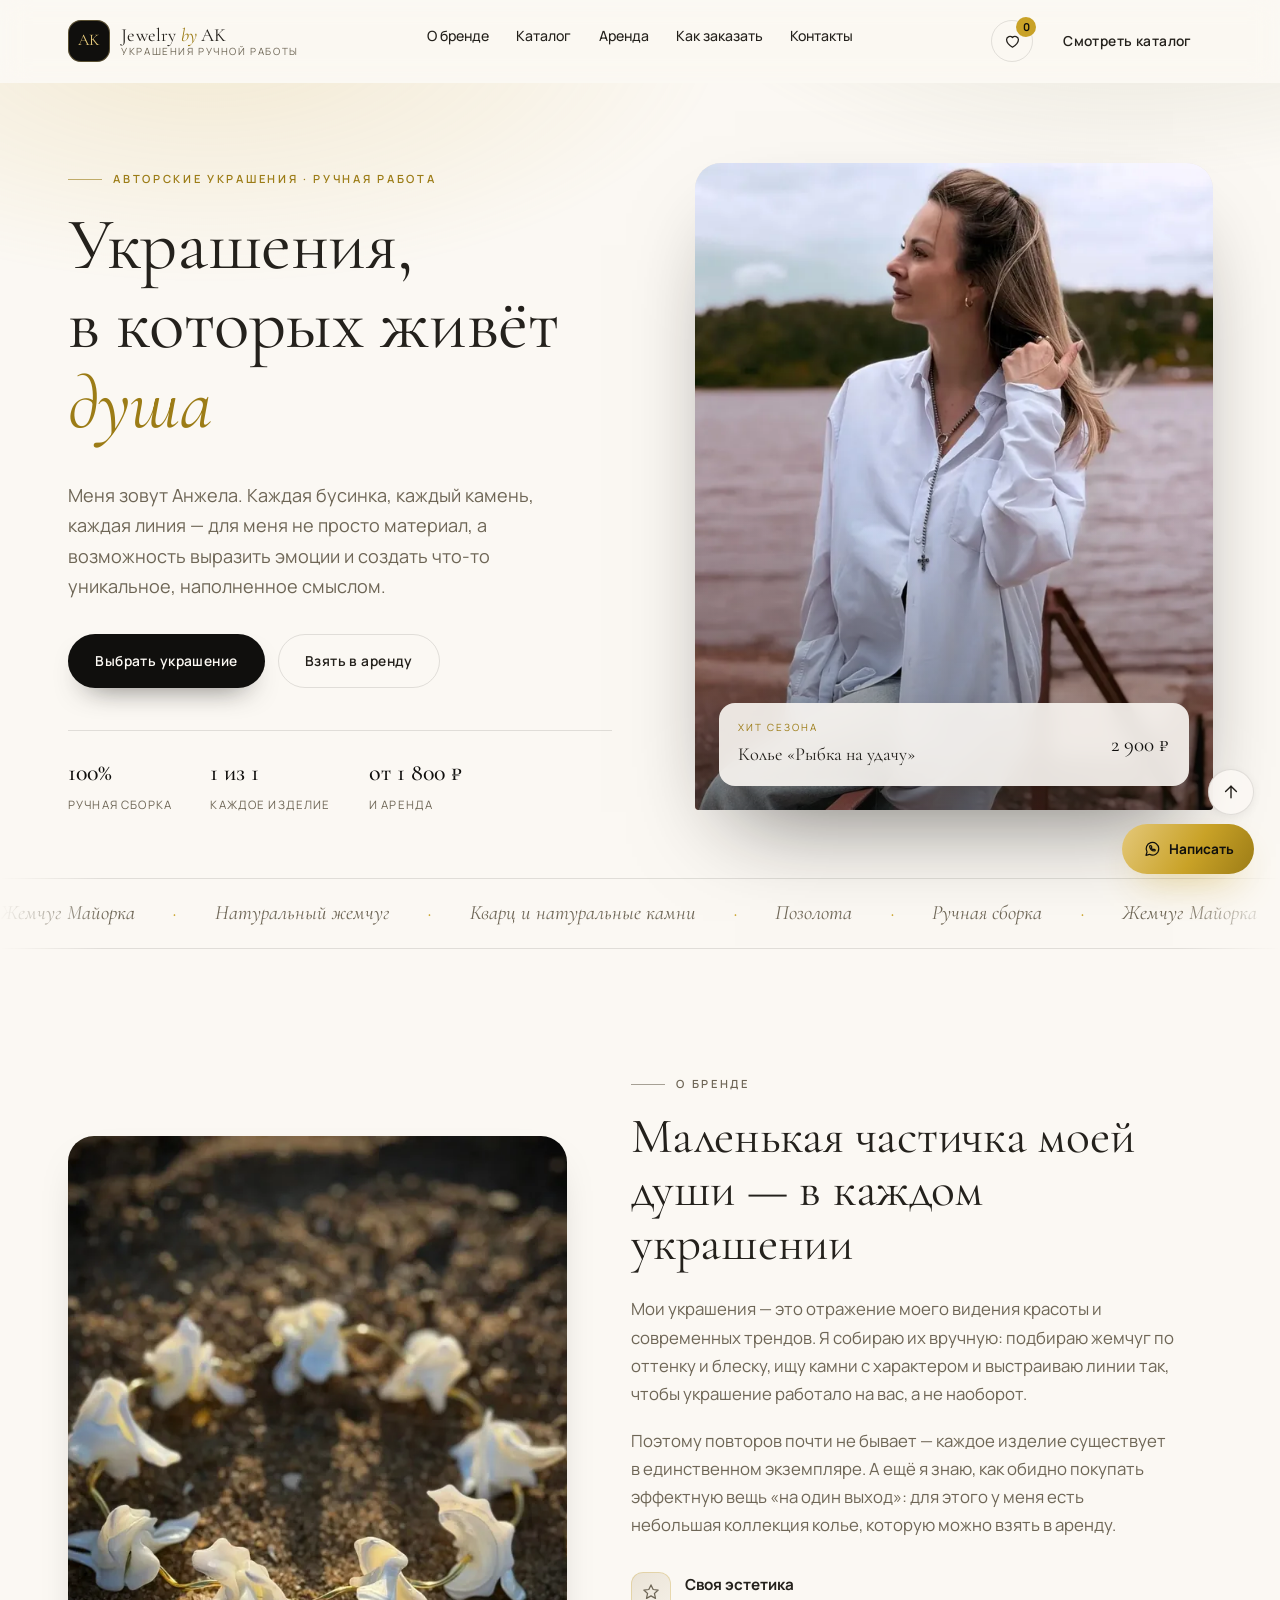
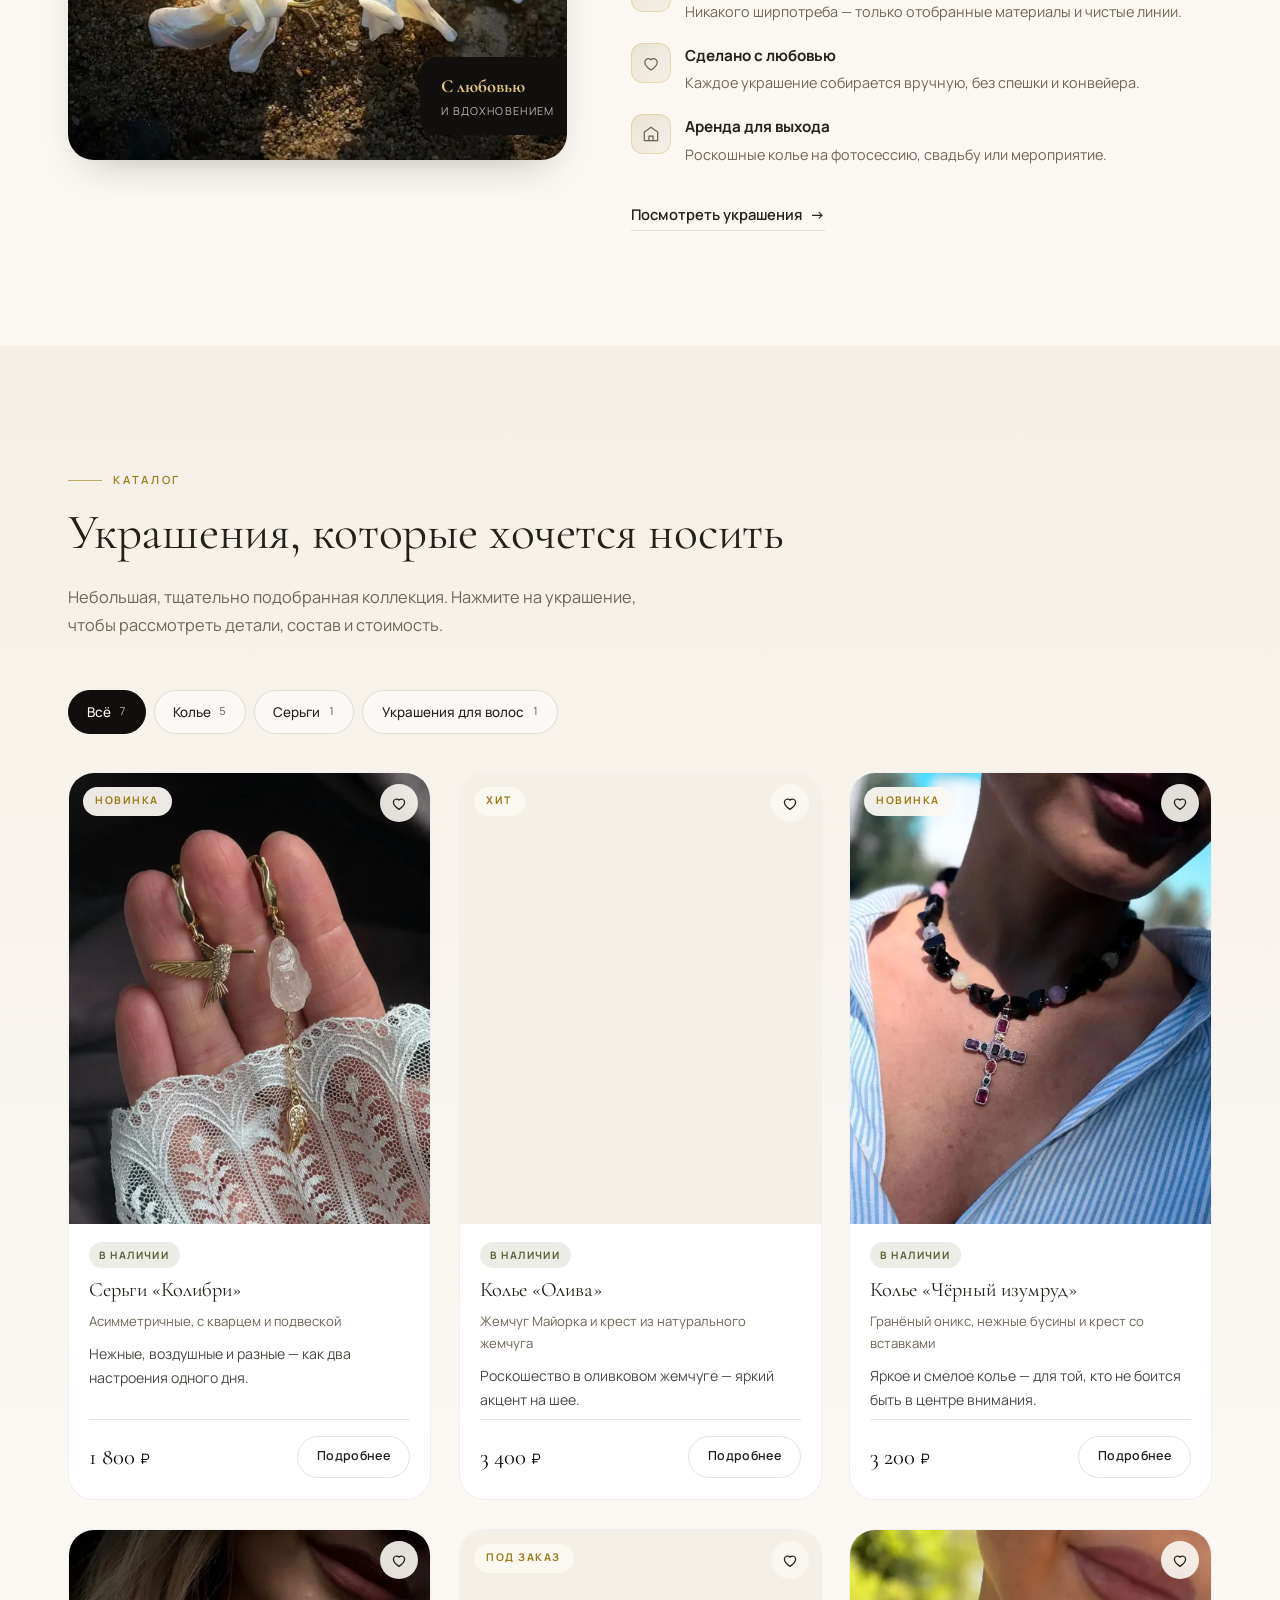
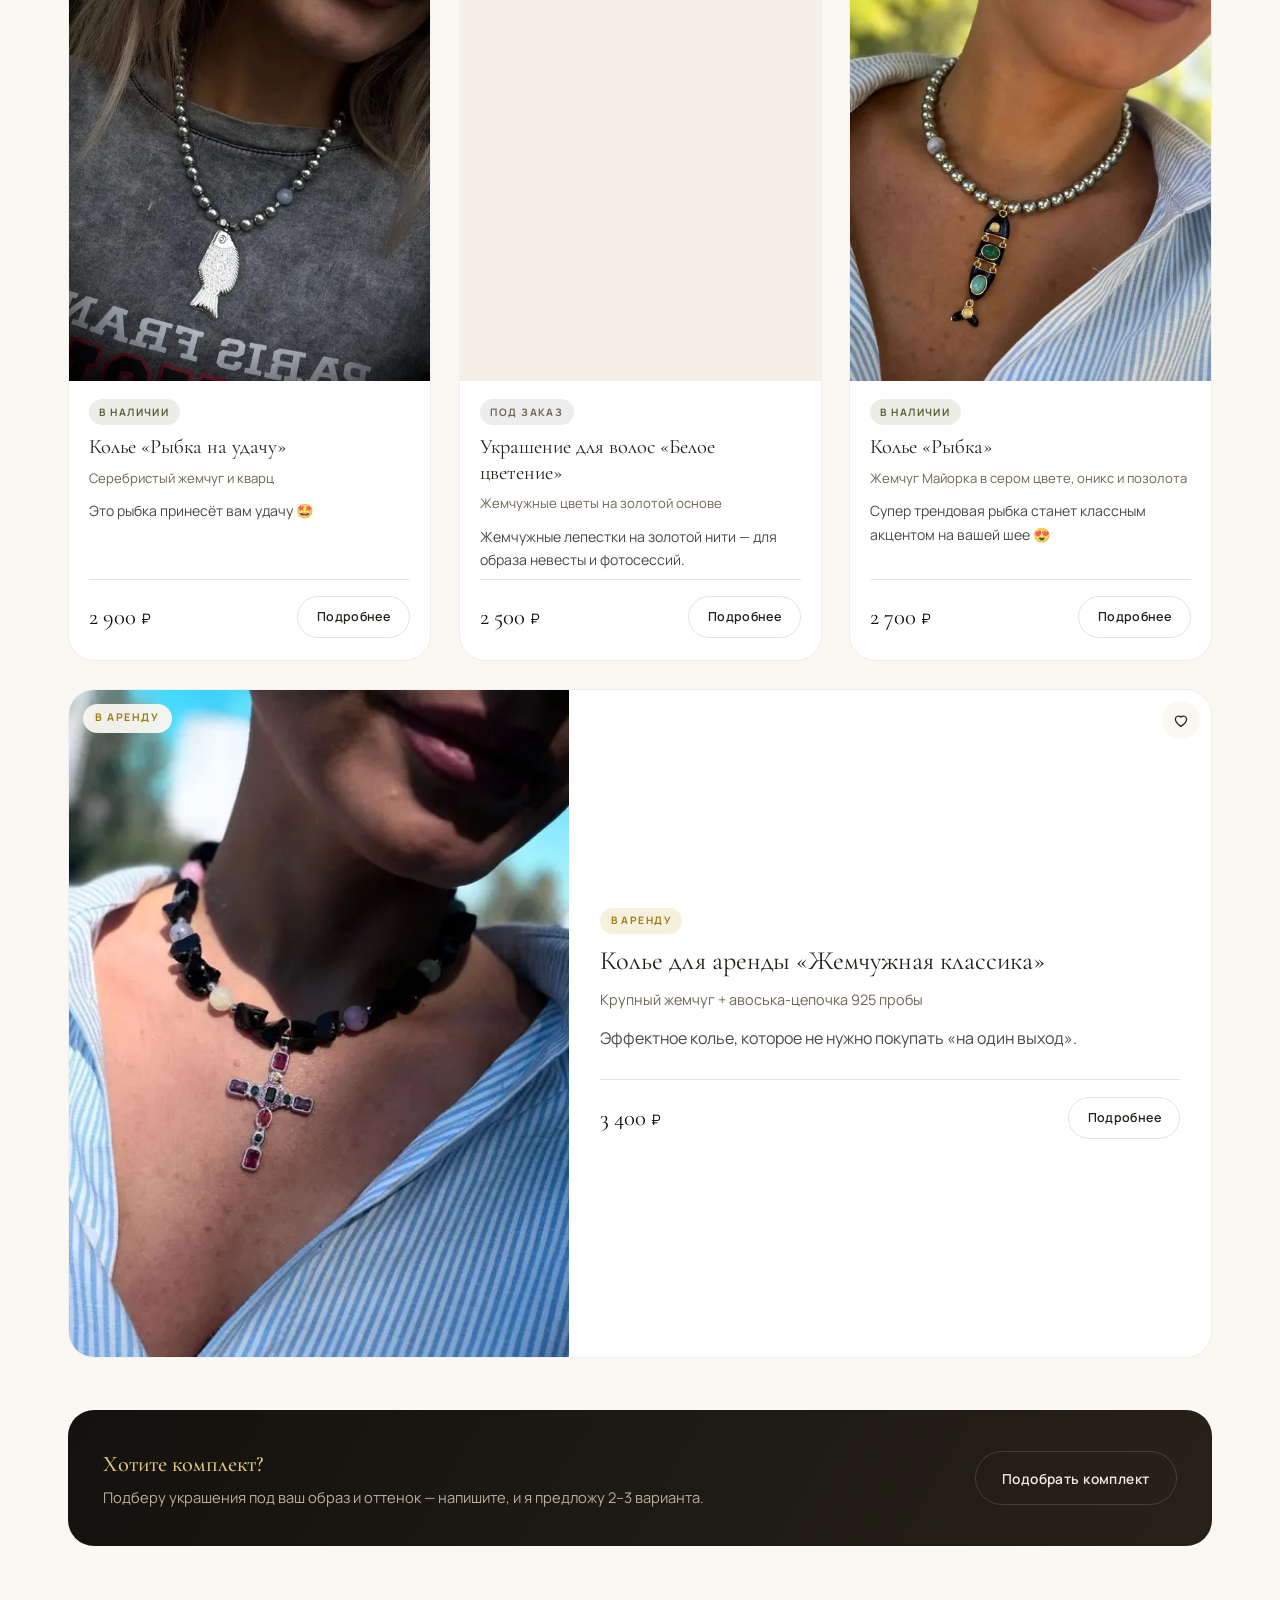
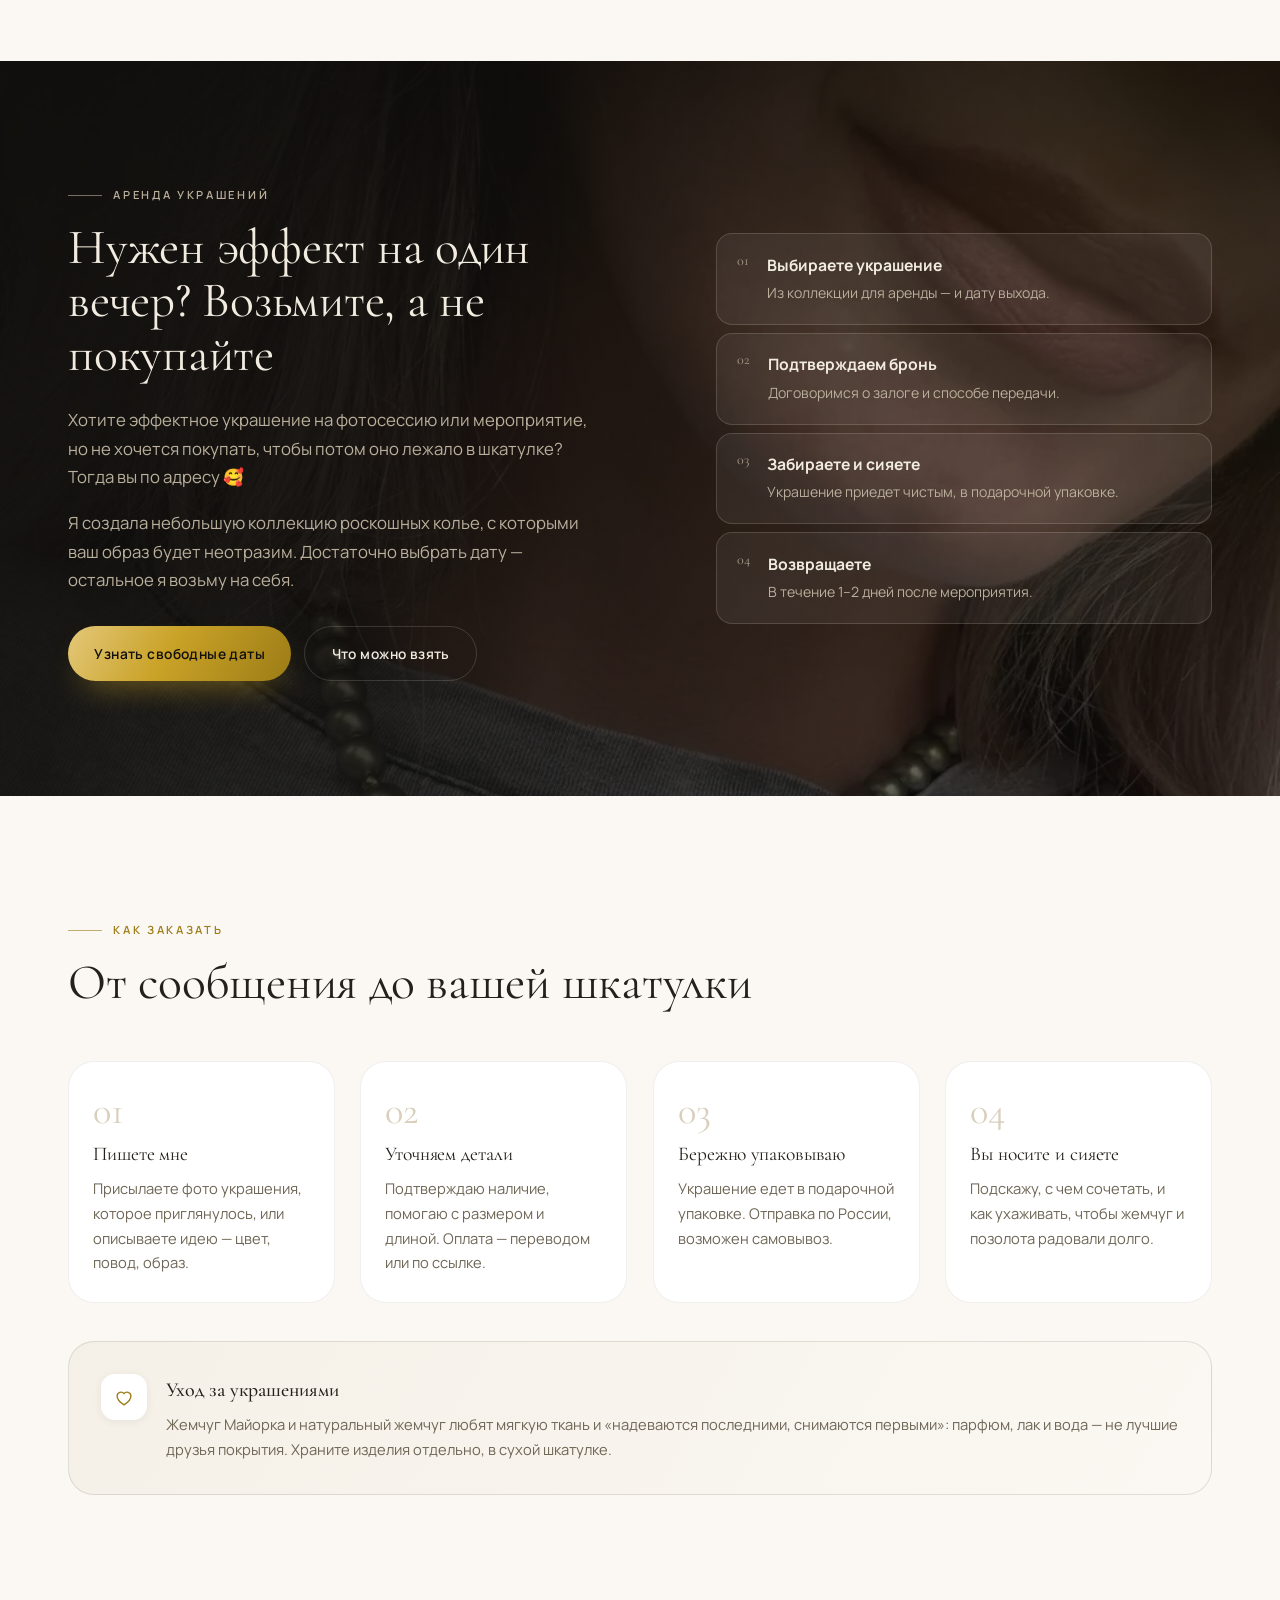
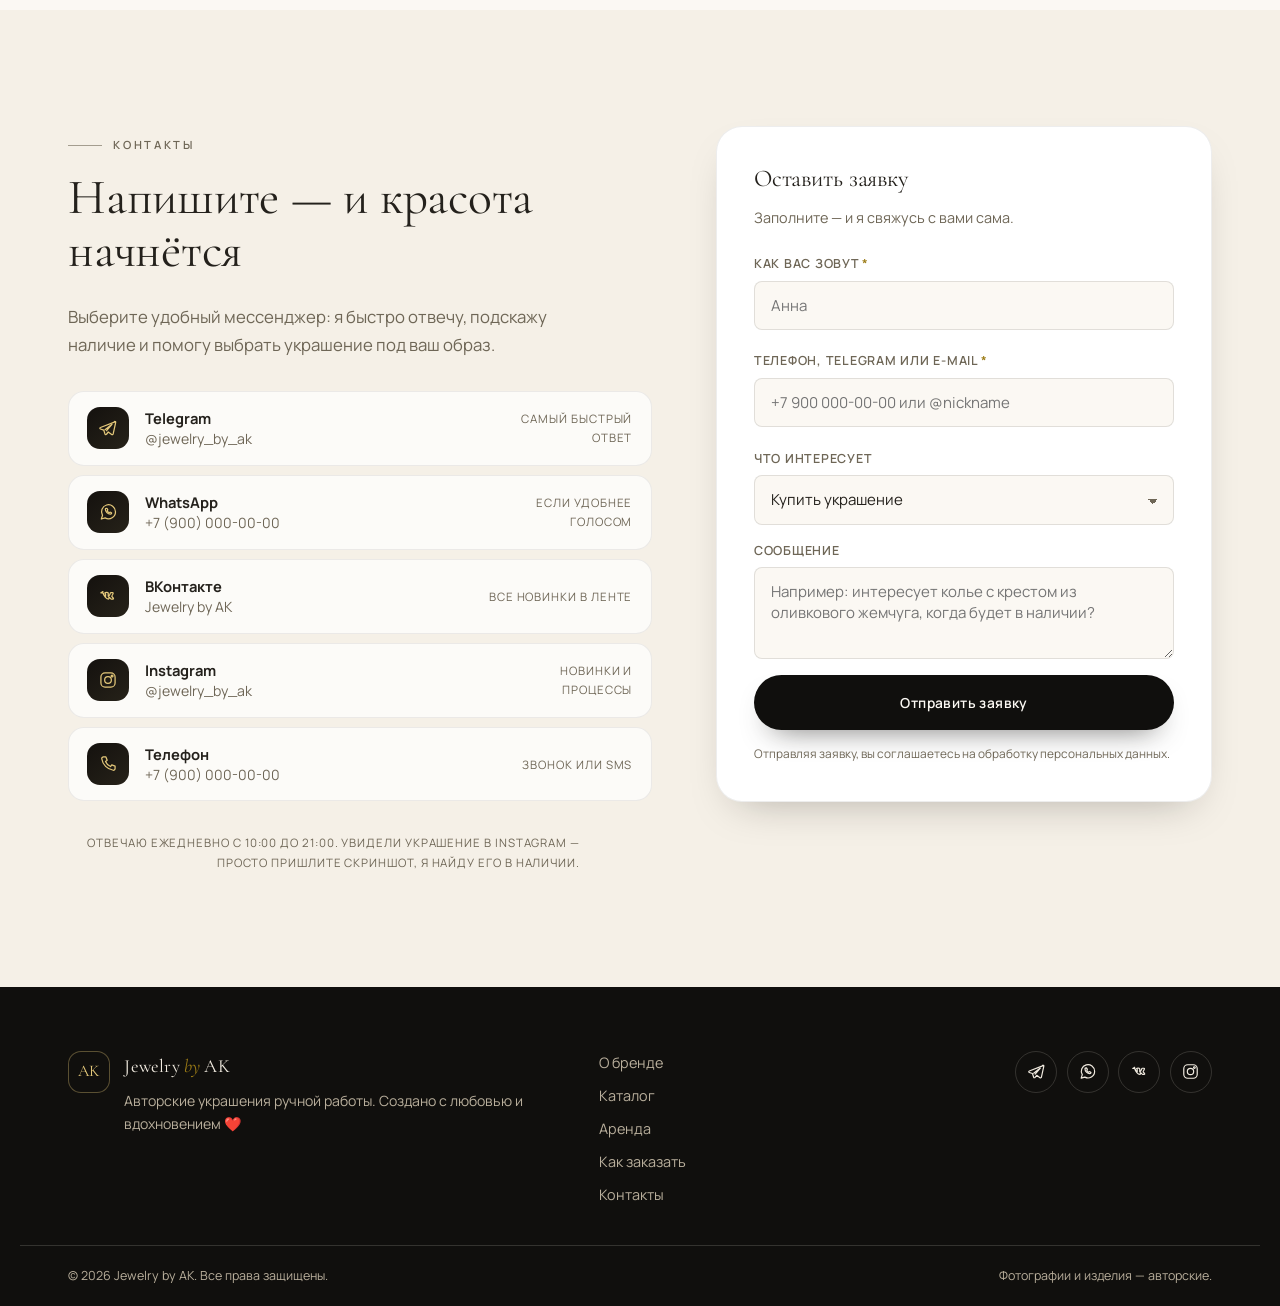
<file: index.html>
<!DOCTYPE html>
<html lang="ru">
<head>
<meta charset="utf-8">
<meta name="viewport" content="width=device-width, initial-scale=1">
<title>Jewelry by AK — авторские украшения ручной работы | Анжела</title>
<meta name="description" content="Авторские украшения ручной работы: колье, серьги и подвески из жемчуга Майорка и натуральных камней. Покупка и аренда эффектных украшений для фотосессий и мероприятий.">
<meta name="author" content="Анжела, Jewelry by AK">
<meta name="theme-color" content="#14110E">
<meta name="format-detection" content="telephone=no">

<!-- Open Graph / соцсети -->
<meta property="og:type" content="website">
<meta property="og:locale" content="ru_RU">
<meta property="og:site_name" content="Jewelry by AK">
<meta property="og:title" content="Jewelry by AK — украшения, в которых живёт душа">
<meta property="og:description" content="Каждая бусинка, каждый камень, каждая линия — способ выразить эмоции. Авторские украшения ручной работы и аренда эффектных колье.">
<meta property="og:image" content="assets/img/portrait-lg.jpg">
<meta name="twitter:card" content="summary_large_image">

<link rel="icon" href="assets/logo-ak.svg" type="image/svg+xml">
<link rel="apple-touch-icon" href="assets/logo-ak.svg">

<link rel="preconnect" href="https://fonts.googleapis.com">
<link rel="preconnect" href="https://fonts.gstatic.com" crossorigin>
<link rel="stylesheet" href="https://fonts.googleapis.com/css2?family=Cormorant+Garamond:ital,wght@0,300;0,400;0,500;0,600;1,300;1,400&family=Manrope:wght@300;400;500;600&display=swap">
<link rel="stylesheet" href="css/styles.css">

<script type="application/ld+json">
{
  "@context": "https://schema.org",
  "@type": "Store",
  "name": "Jewelry by AK",
  "description": "Авторские украшения ручной работы: колье, серьги, подвески из жемчуга Майорка и натуральных камней. Покупка и аренда.",
  "image": "assets/img/portrait-lg.jpg",
  "priceRange": "1800–3400 ₽",
  "currenciesAccepted": "RUB",
  "founder": { "@type": "Person", "name": "Анжела" }
}
</script>
</head>

<body data-hero-placeholder="">
<a class="skip-link" href="#catalog">Перейти к каталогу</a>

<!-- ══════════════ HEADER ══════════════ -->
<header class="site-header" id="siteHeader">
  <div class="shell header-inner">
    <a class="brand" href="#top" aria-label="Jewelry by AK — на главную">
      <span class="brand-mark" aria-hidden="true">AK</span>
      <span class="brand-text">
        <span class="brand-name">Jewelry <em>by</em> AK</span>
        <span class="brand-tag">украшения ручной работы</span>
      </span>
    </a>

    <div class="header-actions">
      <button class="icon-btn saved-btn" id="savedBtn" type="button" aria-label="Избранное">
        <svg viewBox="0 0 24 24" aria-hidden="true"><path d="M12 20.5s-7.5-4.6-7.5-9.7A4.3 4.3 0 0 1 12 8.2a4.3 4.3 0 0 1 7.5 2.6c0 5.1-7.5 9.7-7.5 9.7Z"/></svg>
        <span class="saved-count" id="savedCount" hidden>0</span>
      </button>
      <a class="btn btn-ghost header-cta" href="#catalog">Смотреть каталог</a>
      <button class="burger" id="burger" type="button" aria-label="Открыть меню" aria-expanded="false" aria-controls="primaryNav">
        <span></span><span></span><span></span>
      </button>
    </div>
  </div>
</header>

<!-- Меню лежит рядом с шапкой и позиционируется от окна (position: fixed).
     Внутри шапки его нельзя держать: backdrop-filter шапки создаёт и контекст
     наложения, и containing block — из-за этого и absolute, и fixed потомки
     привязывались к самой шапке, обрезались ею и уезжали при прокрутке. -->
<div class="nav-backdrop" id="navBackdrop" hidden></div>
<nav class="nav" id="primaryNav" aria-label="Основная навигация">
  <button class="nav-close" id="navClose" type="button" aria-label="Закрыть меню">
    <svg viewBox="0 0 24 24" aria-hidden="true"><path d="M6 6l12 12M18 6 6 18"/></svg>
  </button>
  <a href="#about">О бренде</a>
  <a href="#catalog">Каталог</a>
  <a href="#rental">Аренда</a>
  <a href="#process">Как заказать</a>
  <a href="#contact">Контакты</a>
  <a class="nav-cta" href="#catalog">Смотреть каталог</a>
</nav>

<main id="top">

  <!-- ══════════════ HERO ══════════════ -->
  <section class="hero" aria-labelledby="heroTitle">
    <div class="hero-glow" aria-hidden="true"></div>
    <div class="shell hero-inner">
      <div class="hero-copy reveal">
        <p class="eyebrow"><span class="eyebrow-line"></span>Авторские украшения · ручная работа</p>
        <h1 id="heroTitle">
          Украшения,<br>
          в которых живёт <em>душа</em>
        </h1>
        <p class="hero-lead">
          Меня зовут Анжела. Каждая бусинка, каждый камень, каждая линия — для меня не просто
          материал, а возможность выразить эмоции и создать что-то уникальное, наполненное смыслом.
        </p>
        <div class="hero-cta">
          <a class="btn btn-solid" href="#catalog">Выбрать украшение</a>
          <a class="btn btn-outline" href="#rental">Взять в аренду</a>
        </div>
        <ul class="hero-facts" aria-label="Ключевые особенности">
          <li><b>100%</b><span>ручная сборка</span></li>
          <li><b>1 из 1</b><span>каждое изделие</span></li>
          <li><b>от 1 800 ₽</b><span>и аренда</span></li>
        </ul>
      </div>

      <figure class="hero-media reveal" data-delay="1">
        <picture>
          <source type="image/webp" srcset="assets/img/portrait-sm.webp 640w, assets/img/portrait-lg.webp 1120w" sizes="(max-width: 900px) 92vw, 46vw">
          <img src="assets/img/portrait-sm.jpg" alt="Анжела, основатель Jewelry by AK, в белой рубашке с авторским колье ручной работы" width="640" height="800" fetchpriority="high" decoding="async">
        </picture>
        <figcaption class="hero-card">
          <span class="hero-card-label">Хит сезона</span>
          <span class="hero-card-title">Колье «Рыбка на удачу»</span>
          <span class="hero-card-price">2 900 ₽</span>
        </figcaption>
      </figure>
    </div>

    <div class="marquee" aria-hidden="true">
      <div class="marquee-track">
        <span>Жемчуг Майорка</span><span aria-hidden="true">◆</span>
        <span>Натуральный жемчуг</span><span aria-hidden="true">◆</span>
        <span>Кварц и натуральные камни</span><span aria-hidden="true">◆</span>
        <span>Позолота</span><span aria-hidden="true">◆</span>
        <span>Ручная сборка</span><span aria-hidden="true">◆</span>
        <span>Жемчуг Майорка</span><span aria-hidden="true">◆</span>
        <span>Натуральный жемчуг</span><span aria-hidden="true">◆</span>
        <span>Кварц и натуральные камни</span><span aria-hidden="true">◆</span>
        <span>Позолота</span><span aria-hidden="true">◆</span>
        <span>Ручная сборка</span><span aria-hidden="true">◆</span>
      </div>
    </div>
  </section>

  <!-- ══════════════ ABOUT ══════════════ -->
  <section class="section about" id="about" aria-labelledby="aboutTitle">
    <div class="shell about-grid">
      <div class="about-media reveal">
        <picture>
          <source type="image/webp" srcset="assets/img/pearl-necklace-sm.webp 692w, assets/img/pearl-necklace-lg.webp 1211w" sizes="(max-width: 900px) 92vw, 42vw">
          <img src="assets/img/pearl-necklace-sm.jpg" alt="Колье ручной работы из жемчуга Майорка на песке в тёплом свете" width="692" height="800" loading="lazy" decoding="async">
        </picture>
        <span class="about-badge">
          <b>С любовью</b>
          <span>и вдохновением</span>
        </span>
      </div>

      <div class="about-copy reveal" data-delay="1">
        <p class="eyebrow"><span class="eyebrow-line"></span>О бренде</p>
        <h2 id="aboutTitle">Маленькая частичка моей души — в каждом украшении</h2>
        <p>
          Мои украшения — это отражение моего видения красоты и современных трендов.
          Я собираю их вручную: подбираю жемчуг по оттенку и блеску, ищу камни с характером
          и выстраиваю линии так, чтобы украшение работало на вас, а не наоборот.
        </p>
        <p>
          Поэтому повторов почти не бывает — каждое изделие существует в единственном экземпляре.
          А ещё я знаю, как обидно покупать эффектную вещь «на один выход»: для этого у меня есть
          небольшая коллекция колье, которую можно взять в аренду.
        </p>

        <ul class="values">
          <li>
            <span class="value-ico" aria-hidden="true">
              <svg viewBox="0 0 24 24"><path d="M12 3.5 14.6 9l6 .7-4.5 4 1.3 5.9L12 16.7 6.6 19.6 7.9 13.7 3.4 9.7l6-.7L12 3.5Z"/></svg>
            </span>
            <div><b>Своя эстетика</b><span>Никакого ширпотреба — только отобранные материалы и чистые линии.</span></div>
          </li>
          <li>
            <span class="value-ico" aria-hidden="true">
              <svg viewBox="0 0 24 24"><path d="M12 20.5s-7.5-4.6-7.5-9.7A4.3 4.3 0 0 1 12 8.2a4.3 4.3 0 0 1 7.5 2.6c0 5.1-7.5 9.7-7.5 9.7Z"/></svg>
            </span>
            <div><b>Сделано с любовью</b><span>Каждое украшение собирается вручную, без спешки и конвейера.</span></div>
          </li>
          <li>
            <span class="value-ico" aria-hidden="true">
              <svg viewBox="0 0 24 24"><path d="M4 9.5 12 4l8 5.5V20H4V9.5Z"/><path d="M9.5 20v-5.5h5V20"/></svg>
            </span>
            <div><b>Аренда для выхода</b><span>Роскошные колье на фотосессию, свадьбу или мероприятие.</span></div>
          </li>
        </ul>

        <a class="link-arrow" href="#catalog">Посмотреть украшения <span aria-hidden="true">→</span></a>
      </div>
    </div>
  </section>

  <!-- ══════════════ CATALOG ══════════════ -->
  <section class="section catalog" id="catalog" aria-labelledby="catalogTitle">
    <div class="shell">
      <header class="section-head reveal">
        <p class="eyebrow"><span class="eyebrow-line"></span>Каталог</p>
        <h2 id="catalogTitle">Украшения, которые хочется носить</h2>
        <p class="section-sub">
          Небольшая, тщательно подобранная коллекция. Нажмите на украшение, чтобы рассмотреть
          детали, состав и стоимость.
        </p>
      </header>

      <div class="filters reveal" id="filters" role="group" aria-label="Фильтр по категориям"></div>

      <div class="product-grid" id="productGrid" aria-live="polite"></div>
      <p class="empty-state" id="emptyState" hidden>В этой категории пока пусто — скоро добавим новинки.</p>

      <aside class="bundle-note reveal">
        <div>
          <b>Хотите комплект?</b>
          <span>Подберу украшения под ваш образ и оттенок — напишите, и я предложу 2–3 варианта.</span>
        </div>
        <a class="btn btn-outline" href="#contact">Подобрать комплект</a>
      </aside>
    </div>
  </section>

  <!-- ══════════════ RENTAL ══════════════ -->
  <section class="section rental" id="rental" aria-labelledby="rentalTitle">
    <div class="rental-bg" aria-hidden="true">
      <picture>
        <source type="image/webp" srcset="assets/img/cross-olive-sm.webp 600w, assets/img/cross-olive-lg.webp 1050w" sizes="100vw">
        <img src="assets/img/cross-olive-sm.jpg" alt="" width="600" height="800" loading="lazy" decoding="async">
      </picture>
    </div>

    <div class="shell rental-inner">
      <div class="rental-copy reveal">
        <p class="eyebrow eyebrow-light"><span class="eyebrow-line"></span>Аренда украшений</p>
        <h2 id="rentalTitle">Нужен эффект на один вечер? Возьмите, а не покупайте</h2>
        <p>
          Хотите эффектное украшение на фотосессию или мероприятие, но не хочется покупать,
          чтобы потом оно лежало в шкатулке? Тогда вы по адресу 🥰
        </p>
        <p>
          Я создала небольшую коллекцию роскошных колье, с которыми ваш образ будет неотразим.
          Достаточно выбрать дату — остальное я возьму на себя.
        </p>
        <div class="rental-cta">
          <a class="btn btn-gold" href="#contact" data-intent="Аренда: хочу узнать свободные даты">Узнать свободные даты</a>
          <a class="btn btn-outline-light" href="#catalog">Что можно взять</a>
        </div>
      </div>

      <ol class="rental-steps reveal" data-delay="1">
        <li><span class="step-num">01</span><div><b>Выбираете украшение</b><span>Из коллекции для аренды — и дату выхода.</span></div></li>
        <li><span class="step-num">02</span><div><b>Подтверждаем бронь</b><span>Договоримся о залоге и способе передачи.</span></div></li>
        <li><span class="step-num">03</span><div><b>Забираете и сияете</b><span>Украшение приедет чистым, в подарочной упаковке.</span></div></li>
        <li><span class="step-num">04</span><div><b>Возвращаете</b><span>В течение 1–2 дней после мероприятия.</span></div></li>
      </ol>
    </div>
  </section>

  <!-- ══════════════ PROCESS ══════════════ -->
  <section class="section process" id="process" aria-labelledby="processTitle">
    <div class="shell">
      <header class="section-head reveal">
        <p class="eyebrow"><span class="eyebrow-line"></span>Как заказать</p>
        <h2 id="processTitle">От сообщения до вашей шкатулки</h2>
      </header>

      <div class="process-grid">
        <article class="process-card reveal">
          <span class="process-num">01</span>
          <h3>Пишете мне</h3>
          <p>Присылаете фото украшения, которое приглянулось, или описываете идею — цвет, повод, образ.</p>
        </article>
        <article class="process-card reveal" data-delay="1">
          <span class="process-num">02</span>
          <h3>Уточняем детали</h3>
          <p>Подтверждаю наличие, помогаю с размером и длиной. Оплата — переводом или по ссылке.</p>
        </article>
        <article class="process-card reveal" data-delay="2">
          <span class="process-num">03</span>
          <h3>Бережно упаковываю</h3>
          <p>Украшение едет в подарочной упаковке. Отправка по России, возможен самовывоз.</p>
        </article>
        <article class="process-card reveal" data-delay="3">
          <span class="process-num">04</span>
          <h3>Вы носите и сияете</h3>
          <p>Подскажу, с чем сочетать, и как ухаживать, чтобы жемчуг и позолота радовали долго.</p>
        </article>
      </div>

      <div class="care reveal">
        <div class="care-ico" aria-hidden="true">
          <svg viewBox="0 0 24 24"><path d="M12 20.5s-7.5-4.6-7.5-9.7A4.3 4.3 0 0 1 12 8.2a4.3 4.3 0 0 1 7.5 2.6c0 5.1-7.5 9.7-7.5 9.7Z"/></svg>
        </div>
        <div>
          <b>Уход за украшениями</b>
          <p>Жемчуг Майорка и натуральный жемчуг любят мягкую ткань и «надеваются последними, снимаются первыми»: парфюм, лак и вода — не лучшие друзья покрытия. Храните изделия отдельно, в сухой шкатулке.</p>
        </div>
      </div>
    </div>
  </section>

  <!-- ══════════════ CONTACT ══════════════ -->
  <section class="section contact" id="contact" aria-labelledby="contactTitle">
    <div class="shell contact-grid">
      <div class="contact-copy reveal">
        <p class="eyebrow"><span class="eyebrow-line"></span>Контакты</p>
        <h2 id="contactTitle">Напишите — и красота начнётся</h2>
        <p>
          Выберите удобный мессенджер: я быстро отвечу, подскажу наличие и помогу выбрать
          украшение под ваш образ.
        </p>

        <ul class="contact-list" id="contactList"></ul>

        <p class="contact-note">
          Отвечаю ежедневно с 10:00 до 21:00. Увидели украшение в Instagram — просто пришлите
          скриншот, я найду его в наличии.
        </p>
      </div>

      <form class="contact-form reveal" id="contactForm" data-delay="1" novalidate>
        <h3>Оставить заявку</h3>
        <p class="form-hint">Заполните — и я свяжусь с вами сама.</p>

        <div class="field">
          <label for="fName">Как вас зовут<span aria-hidden="true">*</span></label>
          <input id="fName" name="name" type="text" autocomplete="name" required placeholder="Анна">
          <small class="field-error" data-for="fName"></small>
        </div>

        <div class="field">
          <label for="fContact">Телефон, Telegram или e-mail<span aria-hidden="true">*</span></label>
          <input id="fContact" name="contact" type="text" autocomplete="tel" required placeholder="+7 900 000-00-00 или @nickname">
          <small class="field-error" data-for="fContact"></small>
        </div>

        <div class="field">
          <label for="fInterest">Что интересует</label>
          <select id="fInterest" name="interest">
            <option>Купить украшение</option>
            <option>Аренда на мероприятие</option>
            <option>Украшение под заказ</option>
            <option>Комплект в подарок</option>
            <option>Другое</option>
          </select>
        </div>

        <div class="field">
          <label for="fMessage">Сообщение</label>
          <textarea id="fMessage" name="message" rows="3" placeholder="Например: интересует колье с крестом из оливкового жемчуга, когда будет в наличии?"></textarea>
        </div>

        <button class="btn btn-solid btn-full" type="submit">Отправить заявку</button>
        <p class="form-status" id="formStatus" role="status"></p>
        <p class="form-legal">
          Отправляя заявку, вы соглашаетесь на обработку персональных данных.
        </p>
      </form>
    </div>
  </section>
</main>

<!-- ══════════════ FOOTER ══════════════ -->
<footer class="site-footer">
  <div class="shell footer-inner">
    <div class="footer-brand">
      <span class="brand-mark" aria-hidden="true">AK</span>
      <div>
        <span class="brand-name">Jewelry <em>by</em> AK</span>
        <p>Авторские украшения ручной работы. Создано с любовью и вдохновением ❤️</p>
      </div>
    </div>

    <nav class="footer-nav" aria-label="Навигация в подвале">
      <a href="#about">О бренде</a>
      <a href="#catalog">Каталог</a>
      <a href="#rental">Аренда</a>
      <a href="#process">Как заказать</a>
      <a href="#contact">Контакты</a>
    </nav>

    <div class="footer-social" id="footerSocial"></div>
  </div>
  <div class="shell footer-bottom">
    <span>© <span id="year">2026</span> Jewelry by AK. Все права защищены.</span>
    <span>Фотографии и изделия — авторские.</span>
  </div>
</footer>

<!-- ══════════════ FLOATING ACTIONS ══════════════ -->
<div class="float-actions">
  <button class="to-top" id="toTop" type="button" aria-label="Наверх" hidden>
    <svg viewBox="0 0 24 24" aria-hidden="true"><path d="M12 19V5"/><path d="m5.5 11.5 6.5-6.5 6.5 6.5"/></svg>
  </button>
  <a class="float-wa" id="floatWa" href="#" target="_blank" rel="noopener" aria-label="Написать в мессенджер">
    <svg viewBox="0 0 24 24" aria-hidden="true"><path d="M21 11.6a8.4 8.4 0 0 1-12.4 7.5L4 20.4l1.4-4.4A8.4 8.4 0 1 1 21 11.6Z"/><path d="M8.8 8.4c0 3.4 2.8 6.2 6.2 6.2.5 0 1.4-.6 1.4-1.3 0-.3-1.6-1.2-1.9-1.2-.4 0-.7.7-1 .7-.6 0-2.4-1.8-2.4-2.4 0-.3.7-.6.7-1 0-.3-.9-1.9-1.2-1.9-.7 0-1.8.4-1.8.9Z"/></svg>
    <span>Написать</span>
  </a>
</div>

<!-- ══════════════ PRODUCT MODAL ══════════════ -->
<div class="modal" id="productModal" hidden>
  <div class="modal-backdrop" data-close></div>
  <div class="modal-panel" role="dialog" aria-modal="true" aria-labelledby="modalTitle">
    <button class="modal-close" type="button" data-close aria-label="Закрыть">
      <svg viewBox="0 0 24 24" aria-hidden="true"><path d="M6 6l12 12M18 6 6 18"/></svg>
    </button>
    <div class="modal-body" id="modalBody"></div>
  </div>
</div>

<div class="saved-backdrop" id="savedBackdrop" hidden></div>

<div class="toast" id="toast" role="status" aria-live="polite" hidden></div>

<script src="js/shop.config.js"></script>
<script src="js/app.js"></script>
</body>
</html>
</file>
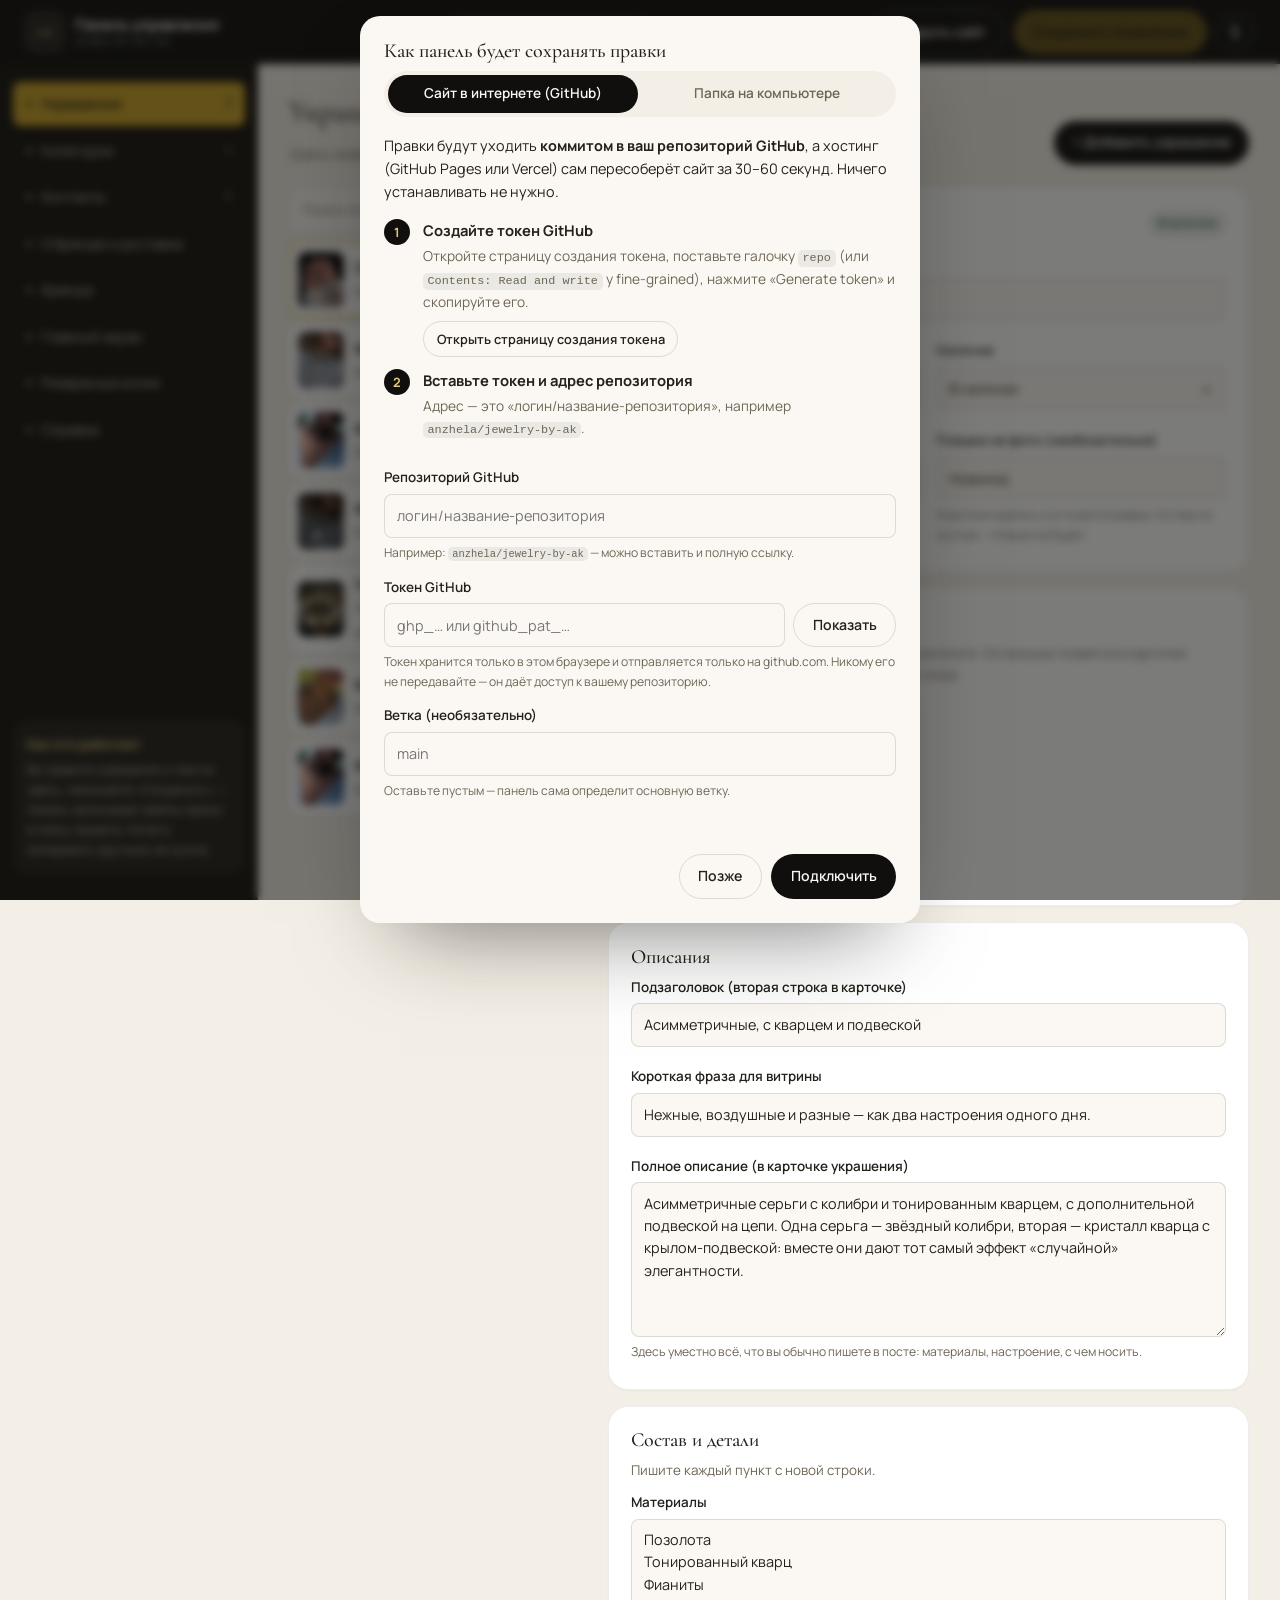
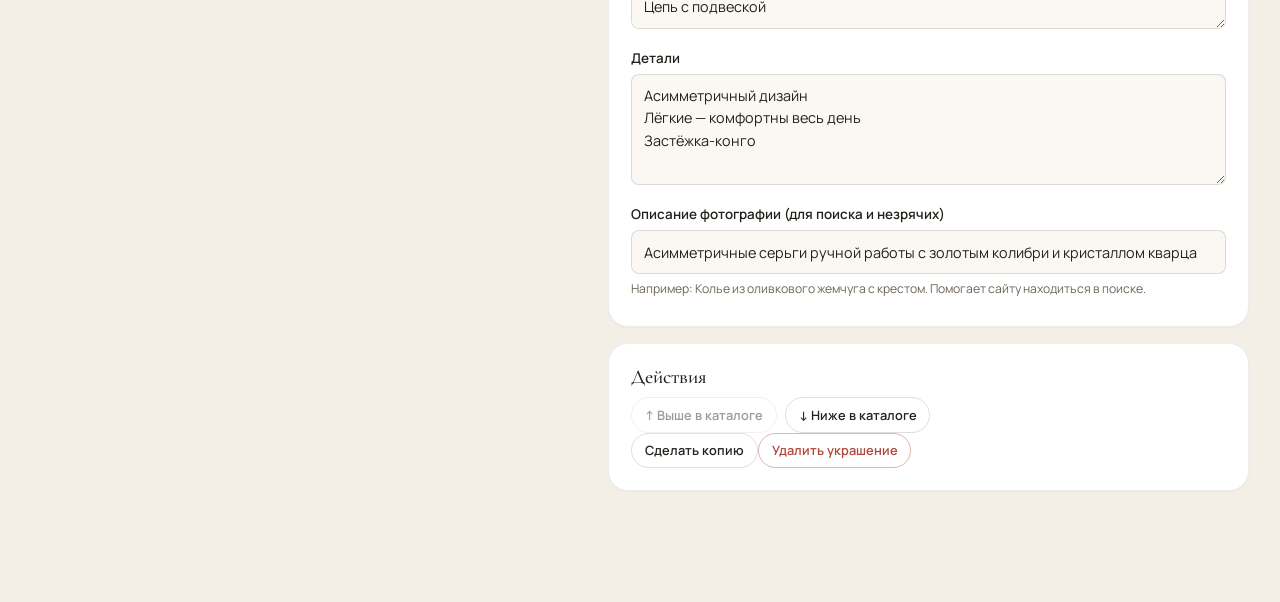
<file: admin/index.html>
<!DOCTYPE html>
<html lang="ru">
<head>
<meta charset="utf-8">
<meta name="viewport" content="width=device-width, initial-scale=1">
<title>Панель управления — Jewelry by AK</title>
<meta name="robots" content="noindex, nofollow">
<link rel="icon" href="../assets/logo-ak.svg" type="image/svg+xml">
<link rel="preconnect" href="https://fonts.googleapis.com">
<link rel="preconnect" href="https://fonts.gstatic.com" crossorigin>
<link rel="stylesheet" href="https://fonts.googleapis.com/css2?family=Cormorant+Garamond:ital,wght@0,400;0,500;1,400&family=Manrope:wght@400;500;600;700&display=swap">
<link rel="stylesheet" href="admin.css">
</head>
<body>

<!-- ══════════════ ШАПКА ══════════════ -->
<header class="topbar">
  <div class="topbar-brand">
    <span class="brand-mark">AK</span>
    <span class="brand-text">
      <b>Панель управления</b>
      <i>Jewelry by AK</i>
    </span>
  </div>

  <div class="topbar-status" id="connStatus" data-state="off">
    <span class="dot"></span>
    <span id="connText">Сохранение не настроено</span>
  </div>

  <div class="topbar-actions">
    <a class="btn btn-ghost" href="../index.html" target="_blank" rel="noopener">
      Открыть сайт
    </a>
    <button class="btn btn-solid" id="saveAll" type="button" disabled>
      Сохранить изменения
    </button>
    <button class="icon-topbar" id="switchMode" type="button" title="Сменить способ сохранения" aria-label="Сменить способ сохранения">
      <svg viewBox="0 0 24 24" aria-hidden="true"><path d="M4 7h11"/><path d="m11 3 4 4-4 4"/><path d="M20 17H9"/><path d="m13 21-4-4 4-4"/></svg>
    </button>
    <button class="icon-topbar" id="disconnect" type="button" title="Отключить сохранение" aria-label="Отключить сохранение" hidden>
      <svg viewBox="0 0 24 24" aria-hidden="true"><path d="M15 4h3a2 2 0 0 1 2 2v12a2 2 0 0 1-2 2h-3"/><path d="M10 12H3"/><path d="m7 8-4 4 4 4"/></svg>
    </button>
  </div>
</header>

<div class="layout">

  <!-- ══════════════ МЕНЮ ПАНЕЛИ ══════════════ -->
  <aside class="sidebar">
    <nav class="tabs" id="tabs">
      <button class="tab is-active" type="button" data-tab="products">
        <span class="tab-ico">◆</span> Украшения <span class="tab-count" id="countProducts"></span>
      </button>
      <button class="tab" type="button" data-tab="categories">
        <span class="tab-ico">◆</span> Категории <span class="tab-count" id="countCategories"></span>
      </button>
      <button class="tab" type="button" data-tab="contacts">
        <span class="tab-ico">◆</span> Контакты <span class="tab-count" id="countContacts"></span>
      </button>
      <button class="tab" type="button" data-tab="brand">
        <span class="tab-ico">◆</span> О бренде и доставка
      </button>
      <button class="tab" type="button" data-tab="rental">
        <span class="tab-ico">◆</span> Аренда
      </button>
      <button class="tab" type="button" data-tab="hero">
        <span class="tab-ico">◆</span> Главный экран
      </button>
      <button class="tab" type="button" data-tab="backup">
        <span class="tab-ico">◆</span> Резервные копии
      </button>
      <button class="tab" type="button" data-tab="help">
        <span class="tab-ico">◆</span> Справка
      </button>
    </nav>

    <div class="sidebar-note">
      <b>Как это работает</b>
      <p>Вы правите украшения и тексты здесь, нажимаете «Сохранить» — панель записывает
         файлы прямо в папку проекта. Ничего копировать вручную не нужно.</p>
    </div>
  </aside>

  <!-- ══════════════ СОДЕРЖИМОЕ ══════════════ -->
  <main class="content" id="content">
    <!-- Украшения -->
    <section class="panel is-active" data-panel="products">
      <header class="panel-head">
        <div>
          <h1>Украшения</h1>
          <p>Здесь живёт весь каталог: фото, названия, цены, описания и статусы.</p>
        </div>
        <button class="btn btn-solid" type="button" id="addProduct">+ Добавить украшение</button>
      </header>
      <div class="panel-body split">
        <div class="list-col">
          <input class="input search" type="search" id="productSearch" placeholder="Поиск по названию…">
          <ul class="item-list" id="productList"></ul>
        </div>
        <div class="form-col" id="productForm"></div>
      </div>
    </section>

    <!-- Категории -->
    <section class="panel" data-panel="categories">
      <header class="panel-head">
        <div>
          <h1>Категории</h1>
          <p>Это фильтры в каталоге: «Колье», «Серьги» и так далее.</p>
        </div>
        <button class="btn btn-solid" type="button" id="addCategory">+ Добавить категорию</button>
      </header>
      <div class="panel-body" id="categoryEditor"></div>
    </section>

    <!-- Контакты -->
    <section class="panel" data-panel="contacts">
      <header class="panel-head">
        <div>
          <h1>Контакты</h1>
          <p>Кнопки «Написать» на сайте ведут по этим ссылкам. Главный мессенджер — тот,
             у которого включён переключатель «Основной»: он становится плавающей кнопкой.</p>
        </div>
        <button class="btn btn-solid" type="button" id="addContact">+ Добавить контакт</button>
      </header>
      <div class="panel-body" id="contactEditor"></div>
    </section>

    <!-- Бренд -->
    <section class="panel" data-panel="brand">
      <header class="panel-head">
        <div>
          <h1>О бренде и доставка</h1>
          <p>Название, подпись, валюта, город и часы ответа. Эти данные подставляются
             в шапку, подвал и в текст заявок.</p>
        </div>
      </header>
      <div class="panel-body narrow" id="brandEditor"></div>
    </section>

    <!-- Аренда -->
    <section class="panel" data-panel="rental">
      <header class="panel-head">
        <div>
          <h1>Аренда</h1>
          <p>Условия, которые видны в блоке «Аренда украшений» и в карточке арендного колье.</p>
        </div>
      </header>
      <div class="panel-body narrow" id="rentalEditor"></div>
    </section>

    <!-- Главный экран -->
    <section class="panel" data-panel="hero">
      <header class="panel-head">
        <div>
          <h1>Главный экран</h1>
          <p>Большой заголовок, текст приветствия и цифры под кнопками.</p>
        </div>
      </header>
      <div class="panel-body narrow" id="heroEditor"></div>
    </section>

    <!-- Резервные копии -->
    <section class="panel" data-panel="backup">
      <header class="panel-head">
        <div>
          <h1>Резервные копии</h1>
          <p>Сохраните копию настроек перед большими правками — и сможете вернуться
             к ней одной кнопкой.</p>
        </div>
      </header>
      <div class="panel-body narrow" id="backupEditor"></div>
    </section>

    <!-- Справка -->
    <section class="panel" data-panel="help">
      <header class="panel-head">
        <div><h1>Справка</h1><p>Коротко о том, как всё устроено.</p></div>
      </header>
      <div class="panel-body narrow" id="helpEditor"></div>
    </section>

  </main>
</div>

<!-- ══════════════ ПОДТВЕРЖДЕНИЕ ══════════════ -->
<div class="modal" id="confirmModal" hidden>
  <div class="modal-backdrop" data-close></div>
  <div class="modal-panel" role="dialog" aria-modal="true" aria-labelledby="confirmTitle">
    <h3 id="confirmTitle">Подтвердите действие</h3>
    <p id="confirmText"></p>
    <div class="modal-actions">
      <button class="btn btn-ghost" type="button" data-close>Отмена</button>
      <button class="btn btn-danger" type="button" id="confirmOk">Удалить</button>
    </div>
  </div>
</div>

<!-- Настройка сохранения: GitHub (для сайта в интернете) или папка на компьютере -->
<div class="modal" id="connectModal" hidden>
  <div class="modal-backdrop"></div>
  <div class="modal-panel wide" role="dialog" aria-modal="true" aria-labelledby="connectTitle">
    <h3 id="connectTitle">Как панель будет сохранять правки</h3>

    <div class="connect-tabs">
      <button class="connect-tab is-active" type="button" data-mode="github">Сайт в интернете (GitHub)</button>
      <button class="connect-tab" type="button" data-mode="folder">Папка на компьютере</button>
    </div>

    <!-- ── Режим GitHub ── -->
    <div class="connect-pane" data-mode="github">
      <p>
        Правки будут уходить <b>коммитом в ваш репозиторий GitHub</b>, а хостинг
        (GitHub Pages или Vercel) сам пересоберёт сайт за 30–60 секунд.
        Ничего устанавливать не нужно.
      </p>

      <div class="steps-mini">
        <div class="step-mini">
          <span class="step-mini-num">1</span>
          <div>
            <b>Создайте токен GitHub</b>
            <p>Откройте страницу создания токена, поставьте галочку <code>repo</code> (или
               <code>Contents: Read and write</code> у fine-grained), нажмите
               «Generate token» и скопируйте его.</p>
            <button class="btn btn-ghost btn-sm" type="button" id="createToken">Открыть страницу создания токена</button>
          </div>
        </div>
        <div class="step-mini">
          <span class="step-mini-num">2</span>
          <div>
            <b>Вставьте токен и адрес репозитория</b>
            <p>Адрес — это «логин/название-репозитория», например
               <code>anzhela/jewelry-by-ak</code>.</p>
          </div>
        </div>
      </div>

      <div class="field">
        <label for="repoUrlBox">Репозиторий GitHub</label>
        <input class="input" id="repoUrlBox" type="text" placeholder="логин/название-репозитория" autocomplete="off" spellcheck="false">
        <div class="hint">Например: <code>anzhela/jewelry-by-ak</code> — можно вставить и полную ссылку.</div>
      </div>

      <div class="field">
        <label for="tokenBox">Токен GitHub</label>
        <div class="input-row">
          <input class="input" id="tokenBox" type="password" placeholder="ghp_… или github_pat_…" autocomplete="off" spellcheck="false">
          <button class="btn btn-ghost" type="button" id="toggleToken">Показать</button>
        </div>
        <div class="hint">
          Токен хранится только в этом браузере и отправляется только на github.com.
          Никому его не передавайте — он даёт доступ к вашему репозиторию.
        </div>
      </div>

      <div class="field">
        <label for="branchBox">Ветка (необязательно)</label>
        <input class="input" id="branchBox" type="text" placeholder="main" autocomplete="off" spellcheck="false">
        <div class="hint">Оставьте пустым — панель сама определит основную ветку.</div>
      </div>

      <p class="connect-error" id="githubError"></p>
    </div>

    <!-- ── Режим папки ── -->
    <div class="connect-pane" data-mode="folder" hidden>
      <p>
        Подходит, если сайт пока лежит на этом компьютере. Выберите папку <b>AK</b> —
        ту, в которой находятся <code>index.html</code> и папка <code>admin</code>.
        Браузер спросит разрешение на чтение и запись: это стандартная защита.
      </p>
      <p class="muted">
        Работает в Google Chrome и Microsoft Edge. Если панель открыта в другом браузере,
        используйте режим GitHub.
      </p>
      <p class="connect-error" id="folderError"></p>
    </div>

    <div class="modal-actions">
      <button class="btn btn-ghost" type="button" id="connectLater">Позже</button>
      <button class="btn btn-ghost" type="button" id="connectFolder" hidden>Выбрать папку</button>
      <button class="btn btn-solid" type="button" id="connectGithub">Подключить</button>
    </div>  </div>
</div>

<!-- Предупреждение о неподдерживаемом браузере -->
<div class="modal" id="unsupportedModal" hidden>
  <div class="modal-backdrop"></div>
  <div class="modal-panel wide" role="dialog" aria-modal="true">
    <h3>Нужен браузер Chrome или Edge</h3>
    <p>
      Панель сохраняет файлы прямо на диск — эту возможность поддерживают
      Google Chrome и Microsoft Edge. В других браузерах правки можно будет
      только выгрузить файлом и заменить его вручную.
    </p>
    <p class="muted" id="unsupportedHint"></p>
    <div class="modal-actions">
      <button class="btn btn-ghost" type="button" data-close>Понятно</button>
      <button class="btn btn-solid" type="button" id="downloadInstead">Выгрузить файл настроек</button>
    </div>
  </div>
</div>

<div class="toast-wrap" id="toasts"></div>

<!-- Текущие настройки сайта: подключаем штатный файл, чтобы не дублировать данные -->
<script src="../js/shop.config.js"></script>
<script src="js/photos.js"></script>
<script src="js/github.js"></script>
<script src="js/store.js"></script>
<script src="js/admin.js"></script>
</body>
</html>
</file>
<file: css/styles.css>
/* ============================================================================
   Jewelry by AK — стили
   1. Токены и база        6. Каталог и карточки
   2. Утилиты              7. Аренда
   3. Шапка и меню         8. Этапы и уход
   4. Hero                 9. Контакты и форма
   5. О бренде            10. Подвал, модальное окно, анимации
   ========================================================================== */

/* ── 1. ТОКЕНЫ ────────────────────────────────────────────────────────────── */
:root {
  /* Тёмная «драгоценная» база */
  --ink-900: #100F0D;
  --ink-800: #14110E;
  --ink-700: #1D1A16;
  --ink-600: #262219;
  --ink-500: #332E24;

  /* Светлые поверхности */
  --cream-100: #FBF8F3;
  --cream-200: #F5F0E7;
  --cream-300: #EAE3D6;
  --cream-400: #D9CFBC;

  /* Металлы и акценты */
  --gold: #C9A227;
  --gold-light: #E4C87A;
  --gold-deep: #9C7C16;
  --olive: #7C7F52;
  --olive-light: #A3A67A;
  --blush: #C89A88;

  --text-dark: #24211C;
  --text-muted: #6E6656;
  --text-light: #F1EBE0;
  --text-light-muted: #B9AF9C;

  --line-dark: rgba(36, 33, 28, 0.12);
  --line-light: rgba(241, 235, 224, 0.16);

  --font-display: 'Cormorant Garamond', 'Playfair Display', Georgia, 'Times New Roman', serif;
  --font-body: 'Manrope', -apple-system, BlinkMacSystemFont, 'Segoe UI', Roboto, sans-serif;

  --radius-sm: 8px;
  --radius: 16px;
  --radius-lg: 26px;
  --radius-pill: 999px;

  --shadow-sm: 0 2px 10px rgba(24, 20, 14, 0.06);
  --shadow: 0 18px 44px -22px rgba(24, 20, 14, 0.34);
  --shadow-lg: 0 42px 90px -40px rgba(16, 15, 13, 0.6);

  --shell: 1240px;
  --gutter: clamp(1.1rem, 4vw, 3rem);
  --section-y: clamp(4.5rem, 9vw, 9rem);
  /* высота шапки: по ней центрируется меню.
     Важно: position: sticky не создаёт контекст для absolute-потомков,
     поэтому меню (оно лежит рядом с шапкой) выравнивается явной высотой,
     а не через top: 50% (тот считался бы от высоты окна). */
  --header-h: 72px;

  --ease: cubic-bezier(0.22, 0.61, 0.36, 1);
  --ease-out: cubic-bezier(0.16, 1, 0.3, 1);
}

*, *::before, *::after { box-sizing: border-box; }

html {
  scroll-behavior: smooth;
  -webkit-text-size-adjust: 100%;
}

body {
  margin: 0;
  background: var(--cream-100);
  color: var(--text-dark);
  font-family: var(--font-body);
  font-size: clamp(0.95rem, 0.35vw + 0.88rem, 1.05rem);
  line-height: 1.68;
  font-weight: 400;
  -webkit-font-smoothing: antialiased;
}

/* Горизонтальную прокрутку убираем точечно у «вылезающих» декоративных
   блоков (бегущая строка, свечение в hero), а не через overflow-x: hidden
   у body: он превращал body в containing block для position: fixed
   и ломал позиционирование меню и модальных окон. */

body.is-locked { overflow: hidden; }

img, picture, svg, video { max-width: 100%; display: block; }
img { height: auto; }

h1, h2, h3, h4 {
  font-family: var(--font-display);
  font-weight: 400;
  line-height: 1.08;
  margin: 0 0 0.5em;
  letter-spacing: -0.005em;
}

h1 { font-size: clamp(2.5rem, 6.4vw, 4.6rem); }
h2 { font-size: clamp(1.9rem, 4.2vw, 3.1rem); }
h3 { font-size: clamp(1.15rem, 1.6vw, 1.4rem); line-height: 1.25; }

h1 em, h2 em {
  font-style: italic;
  color: var(--gold-deep);
}

p { margin: 0 0 1.1em; }
p:last-child { margin-bottom: 0; }

a { color: inherit; text-decoration: none; }

button { font: inherit; color: inherit; }

::selection { background: var(--gold-light); color: var(--ink-900); }

:focus-visible {
  outline: 2px solid var(--gold);
  outline-offset: 3px;
  border-radius: 4px;
}

.skip-link {
  position: fixed;
  top: -100px;
  left: 1rem;
  z-index: 999;
  padding: 0.7rem 1.2rem;
  background: var(--ink-900);
  color: var(--text-light);
  border-radius: 0 0 var(--radius-sm) var(--radius-sm);
  transition: top 0.2s;
}
.skip-link:focus { top: 0; }

/* ── 2. УТИЛИТЫ ───────────────────────────────────────────────────────────── */
.shell {
  width: 100%;
  max-width: var(--shell);
  margin-inline: auto;
  padding-inline: var(--gutter);
}

.section { padding-block: var(--section-y); position: relative; }

.section-head {
  max-width: 46rem;
  margin-bottom: clamp(2rem, 4vw, 3.4rem);
}
.section-sub {
  color: var(--text-muted);
  font-size: 1.02rem;
  max-width: 38rem;
}

.eyebrow {
  display: inline-flex;
  align-items: center;
  gap: 0.7rem;
  font-family: var(--font-body);
  font-size: 0.7rem;
  font-weight: 600;
  letter-spacing: 0.24em;
  text-transform: uppercase;
  color: var(--gold-deep);
  margin: 0 0 1rem;
}
.eyebrow-line {
  width: 34px;
  height: 1px;
  background: currentColor;
  opacity: 0.6;
}
.eyebrow-light { color: var(--gold-light); }

.btn {
  --btn-bg: transparent;
  --btn-fg: var(--text-dark);
  --btn-bd: transparent;
  display: inline-flex;
  align-items: center;
  justify-content: center;
  gap: 0.55rem;
  padding: 0.92rem 1.65rem;
  background: var(--btn-bg);
  color: var(--btn-fg);
  border: 1px solid var(--btn-bd);
  border-radius: var(--radius-pill);
  font-size: 0.86rem;
  font-weight: 600;
  letter-spacing: 0.03em;
  cursor: pointer;
  transition: transform 0.35s var(--ease), background 0.3s, color 0.3s, border-color 0.3s, box-shadow 0.35s;
  white-space: nowrap;
  text-align: center;
}
.btn:hover { transform: translateY(-2px); }
.btn:active { transform: translateY(0); }

.btn-solid {
  --btn-bg: var(--ink-900);
  --btn-fg: var(--cream-100);
  box-shadow: 0 14px 30px -18px rgba(16, 15, 13, 0.8);
}
.btn-solid:hover { --btn-bg: var(--ink-700); box-shadow: 0 20px 38px -18px rgba(16, 15, 13, 0.75); }

.btn-gold {
  --btn-bg: linear-gradient(120deg, var(--gold-light), var(--gold) 45%, var(--gold-deep));
  --btn-fg: var(--ink-900);
  border: none;
  box-shadow: 0 16px 34px -18px rgba(201, 162, 39, 0.85);
}
.btn-gold:hover { filter: brightness(1.06); }

.btn-outline { --btn-bd: var(--line-dark); --btn-fg: var(--text-dark); }
.btn-outline:hover { --btn-bd: var(--ink-900); --btn-bg: var(--ink-900); --btn-fg: var(--cream-100); }

.btn-outline-light { --btn-bd: var(--line-light); --btn-fg: var(--text-light); }
.btn-outline-light:hover { --btn-bd: var(--gold-light); --btn-fg: var(--gold-light); }

.btn-ghost { --btn-fg: var(--text-dark); padding-inline: 1.2rem; }

.btn-sm { padding: 0.6rem 1.15rem; font-size: 0.78rem; }
.btn-full { width: 100%; }

.link-arrow {
  display: inline-flex;
  align-items: center;
  gap: 0.5rem;
  font-weight: 600;
  font-size: 0.92rem;
  border-bottom: 1px solid var(--line-dark);
  padding-bottom: 0.2rem;
  transition: gap 0.3s var(--ease), border-color 0.3s, color 0.3s;
}
.link-arrow:hover { gap: 0.95rem; border-color: var(--gold); color: var(--gold-deep); }

/* ── 3. ШАПКА ─────────────────────────────────────────────────────────────── */
.site-header {
  position: sticky;
  top: 0;
  z-index: 100;
  min-height: var(--header-h);
  display: flex;
  align-items: center;
  padding-block: 0.85rem;
  background: rgba(251, 248, 243, 0.72);
  backdrop-filter: blur(14px) saturate(140%);
  -webkit-backdrop-filter: blur(14px) saturate(140%);
  border-bottom: 1px solid transparent;
  transition: padding 0.35s var(--ease), background 0.35s, border-color 0.35s, box-shadow 0.35s;
}
.site-header.is-stuck {
  padding-block: 0.5rem;
  background: rgba(251, 248, 243, 0.94);
  border-bottom-color: var(--line-dark);
  box-shadow: 0 12px 34px -26px rgba(24, 20, 14, 0.5);
}

.header-inner {
  display: flex;
  align-items: center;
  justify-content: space-between;
  gap: 1.4rem;
  width: 100%;
}

.brand { display: inline-flex; align-items: center; gap: 0.7rem; }
.brand-mark {
  display: grid;
  place-items: center;
  width: 42px;
  height: 42px;
  flex: none;
  border-radius: 13px;
  background: var(--ink-900);
  color: var(--gold-light);
  font-family: var(--font-display);
  font-size: 1.02rem;
  letter-spacing: 0.02em;
  box-shadow: inset 0 0 0 1px rgba(228, 200, 122, 0.35);
}
.brand-text { display: flex; flex-direction: column; line-height: 1.15; }
.brand-name {
  font-family: var(--font-display);
  font-size: 1.16rem;
  letter-spacing: 0.01em;
}
.brand-name em { font-style: italic; color: var(--gold-deep); }
.brand-tag {
  font-size: 0.62rem;
  letter-spacing: 0.16em;
  text-transform: uppercase;
  color: var(--text-muted);
}

/* Меню: на десктопе стоит по центру шапки, на мобильных — выезжающая панель.
   Позиционируется от окна (position: fixed) и лежит рядом с шапкой.
   Внутри шапки держать нельзя: её backdrop-filter создаёт и контекст
   наложения, и containing block — меню обрезалось бы шапкой и уезжало
   при прокрутке (position: sticky не создаёт containing block,
   а overflow/filter у предков — создаёт). */
.nav {
  position: fixed;
  top: 0;
  left: 50%;
  transform: translateX(-50%);
  width: min(calc(var(--shell) - 25rem), calc(100% - 2 * var(--gutter)));
  height: var(--header-h);
  z-index: 110;
  display: flex;
  align-items: center;
  justify-content: center;
  gap: 1.7rem;
}
.nav-close { display: none; }
.nav-cta { display: none; }
.nav a {
  position: relative;
  font-size: 0.88rem;
  font-weight: 500;
  color: var(--text-dark);
  padding-block: 0.3rem;
  white-space: nowrap;
}
.nav a::after {
  content: '';
  position: absolute;
  left: 0;
  bottom: 0;
  width: 100%;
  height: 1px;
  background: var(--gold);
  transform: scaleX(0);
  transform-origin: left;
  transition: transform 0.4s var(--ease-out);
}
.nav a:hover::after { transform: scaleX(1); }

.header-actions { display: flex; align-items: center; gap: 0.6rem; }

.icon-btn {
  position: relative;
  display: grid;
  place-items: center;
  width: 42px;
  height: 42px;
  border: 1px solid var(--line-dark);
  border-radius: 50%;
  background: transparent;
  cursor: pointer;
  transition: border-color 0.3s, background 0.3s, color 0.3s;
}
.icon-btn:hover { border-color: var(--ink-900); }
.icon-btn svg { width: 19px; height: 19px; }
.icon-btn path, .icon-btn rect, .icon-btn circle { fill: none; stroke: currentColor; stroke-width: 1.6; stroke-linecap: round; stroke-linejoin: round; }
.saved-btn:hover { color: #B4462F; border-color: #B4462F; }
.saved-count {
  position: absolute;
  top: -4px;
  right: -4px;
  min-width: 20px;
  height: 20px;
  padding-inline: 5px;
  display: grid;
  place-items: center;
  border-radius: var(--radius-pill);
  background: var(--gold);
  color: var(--ink-900);
  font-size: 0.68rem;
  font-weight: 700;
}

.burger {
  display: none;
  width: 44px;
  height: 44px;
  padding: 11px 10px;
  border: 1px solid var(--line-dark);
  border-radius: 12px;
  background: transparent;
  cursor: pointer;
  flex-direction: column;
  justify-content: space-between;
}
.burger span {
  display: block;
  height: 1.6px;
  background: var(--text-dark);
  border-radius: 2px;
  transition: transform 0.35s var(--ease), opacity 0.25s;
}
.burger.is-active span:nth-child(1) { transform: translateY(9px) rotate(45deg); }
.burger.is-active span:nth-child(2) { opacity: 0; }
.burger.is-active span:nth-child(3) { transform: translateY(-9px) rotate(-45deg); }

/* ── 4. HERO ──────────────────────────────────────────────────────────────── */
.hero {
  position: relative;
  padding-block: clamp(2.4rem, 6vw, 5rem) 0;
  overflow: hidden;
}
.hero-glow {
  position: absolute;
  inset: -30% -10% auto -10%;
  height: 80%;
  background:
    radial-gradient(48% 52% at 22% 30%, rgba(201, 162, 39, 0.16), transparent 70%),
    radial-gradient(42% 46% at 82% 18%, rgba(124, 127, 82, 0.18), transparent 72%);
  filter: blur(6px);
  pointer-events: none;
}

.hero-inner {
  display: grid;
  grid-template-columns: minmax(0, 1fr) minmax(0, 0.92fr);
  gap: clamp(2rem, 5vw, 4.6rem);
  align-items: center;
  position: relative;
}

.hero-copy { max-width: 34rem; }

.hero-lead {
  font-size: clamp(1rem, 0.5vw + 0.92rem, 1.13rem);
  color: var(--text-muted);
  max-width: 30rem;
  margin-bottom: 2rem;
}

.hero-cta { display: flex; flex-wrap: wrap; gap: 0.8rem; margin-bottom: 2.6rem; }

.hero-facts {
  display: flex;
  flex-wrap: wrap;
  gap: clamp(1.2rem, 3vw, 2.6rem);
  margin: 0;
  padding: 1.4rem 0 0;
  list-style: none;
  border-top: 1px solid var(--line-dark);
}
.hero-facts li { display: flex; flex-direction: column; gap: 0.1rem; }
.hero-facts b {
  font-family: var(--font-display);
  font-size: 1.5rem;
  font-weight: 500;
  color: var(--ink-900);
}
.hero-facts span {
  font-size: 0.72rem;
  letter-spacing: 0.1em;
  text-transform: uppercase;
  color: var(--text-muted);
}

.hero-media {
  position: relative;
  margin: 0;
  border-radius: var(--radius-lg) var(--radius-lg) 4px 4px;
  overflow: hidden;
  box-shadow: var(--shadow-lg);
  background: var(--cream-300);
}
.hero-media picture, .hero-media img {
  width: 100%;
  height: 100%;
  object-fit: cover;
  aspect-ratio: 4 / 5;
}
.hero-media::after {
  content: '';
  position: absolute;
  inset: 0;
  background: linear-gradient(180deg, transparent 52%, rgba(16, 15, 13, 0.5));
  pointer-events: none;
}

.hero-card {
  position: absolute;
  left: clamp(0.9rem, 2vw, 1.5rem);
  right: clamp(0.9rem, 2vw, 1.5rem);
  bottom: clamp(0.9rem, 2vw, 1.5rem);
  z-index: 2;
  display: grid;
  grid-template-columns: 1fr auto;
  align-items: center;
  gap: 0.2rem 1rem;
  padding: 1rem 1.2rem;
  border-radius: var(--radius);
  background: rgba(251, 248, 243, 0.9);
  backdrop-filter: blur(10px);
  -webkit-backdrop-filter: blur(10px);
  box-shadow: var(--shadow);
}
.hero-card-label {
  grid-column: 1;
  font-size: 0.62rem;
  letter-spacing: 0.2em;
  text-transform: uppercase;
  color: var(--gold-deep);
}
.hero-card-title {
  grid-column: 1;
  font-family: var(--font-display);
  font-size: 1.15rem;
}
.hero-card-price {
  grid-row: 1 / span 2;
  grid-column: 2;
  font-family: var(--font-display);
  font-size: 1.32rem;
  color: var(--ink-900);
}

.marquee {
  margin-top: clamp(2.4rem, 5vw, 4rem);
  padding-block: 1.1rem;
  border-block: 1px solid var(--line-dark);
  overflow: hidden;
  mask-image: linear-gradient(90deg, transparent, #000 8%, #000 92%, transparent);
  -webkit-mask-image: linear-gradient(90deg, transparent, #000 8%, #000 92%, transparent);
}
.marquee-track {
  display: flex;
  align-items: center;
  gap: clamp(1.4rem, 3vw, 2.6rem);
  width: max-content;
  animation: marquee 42s linear infinite;
}
.marquee-track span {
  font-family: var(--font-display);
  font-size: clamp(1rem, 1.6vw, 1.35rem);
  font-style: italic;
  color: var(--text-muted);
  white-space: nowrap;
}
.marquee-track span[aria-hidden] { color: var(--gold); font-size: 0.6rem; font-style: normal; }

.nav-backdrop {
  position: fixed;
  inset: 0;
  z-index: 108;
  background: rgba(16, 15, 13, 0.45);
  backdrop-filter: blur(3px);
  -webkit-backdrop-filter: blur(3px);
  opacity: 0;
  transition: opacity 0.35s var(--ease);
}
.nav-backdrop.is-open { opacity: 1; }
@keyframes marquee {
  from { transform: translateX(0); }
  to { transform: translateX(-50%); }
}

/* ── 5. О БРЕНДЕ ──────────────────────────────────────────────────────────── */
.about { background: var(--cream-100); }

.about-grid {
  display: grid;
  grid-template-columns: minmax(0, 0.86fr) minmax(0, 1fr);
  gap: clamp(2rem, 5vw, 5rem);
  align-items: center;
}

.about-media {
  position: relative;
  border-radius: var(--radius-lg);
  overflow: hidden;
  box-shadow: var(--shadow);
}
.about-media img { width: 100%; aspect-ratio: 4 / 5; object-fit: cover; }
.about-badge {
  position: absolute;
  right: -0.5rem;
  bottom: 1.6rem;
  display: flex;
  flex-direction: column;
  padding: 0.9rem 1.3rem;
  border-radius: var(--radius) 4px 4px var(--radius);
  background: var(--ink-900);
  color: var(--text-light);
  box-shadow: var(--shadow);
}
.about-badge b { font-family: var(--font-display); font-size: 1.15rem; color: var(--gold-light); }
.about-badge span { font-size: 0.68rem; letter-spacing: 0.12em; text-transform: uppercase; opacity: 0.75; }

.about-copy p { color: var(--text-muted); max-width: 34rem; }
.about-copy h2 { max-width: 22ch; }

.values {
  list-style: none;
  margin: 2rem 0;
  padding: 0;
  display: grid;
  gap: 1.1rem;
}
.values li { display: flex; gap: 0.9rem; align-items: flex-start; }
.value-ico {
  display: grid;
  place-items: center;
  flex: none;
  width: 40px;
  height: 40px;
  border-radius: 12px;
  background: linear-gradient(140deg, var(--cream-300), var(--cream-200));
  color: var(--gold-deep);
  box-shadow: inset 0 0 0 1px rgba(201, 162, 39, 0.28);
}
.value-ico svg { width: 20px; height: 20px; }
.value-ico path { fill: none; stroke: currentColor; stroke-width: 1.5; stroke-linecap: round; stroke-linejoin: round; }
.values b { display: block; font-size: 0.95rem; }
.values span { color: var(--text-muted); font-size: 0.9rem; }

/* ── 6. КАТАЛОГ ───────────────────────────────────────────────────────────── */
.catalog {
  background:
    linear-gradient(180deg, var(--cream-200), var(--cream-100) 40%);
}

.filters {
  display: flex;
  flex-wrap: wrap;
  gap: 0.5rem;
  margin-bottom: clamp(1.6rem, 3vw, 2.6rem);
}
.chip {
  display: inline-flex;
  align-items: center;
  gap: 0.5rem;
  padding: 0.6rem 1.15rem;
  border: 1px solid var(--line-dark);
  border-radius: var(--radius-pill);
  background: rgba(255, 255, 255, 0.5);
  font-size: 0.84rem;
  font-weight: 500;
  cursor: pointer;
  transition: background 0.3s, color 0.3s, border-color 0.3s, transform 0.3s var(--ease);
}
.chip:hover { transform: translateY(-1px); border-color: var(--ink-900); }
.chip.is-active {
  background: var(--ink-900);
  border-color: var(--ink-900);
  color: var(--cream-100);
}
.chip-count {
  font-size: 0.7rem;
  opacity: 0.6;
  font-variant-numeric: tabular-nums;
}

.product-grid {
  display: grid;
  grid-template-columns: repeat(3, minmax(0, 1fr));
  gap: clamp(1.1rem, 2.2vw, 1.9rem);
}

@media (max-width: 1000px) {
  .product-grid { grid-template-columns: repeat(2, minmax(0, 1fr)); }
}

@media (max-width: 620px) {
  .product-grid { grid-template-columns: minmax(0, 1fr); }
}

.card {
  position: relative;
  display: flex;
  flex-direction: column;
  background: #fff;
  border: 1px solid rgba(36, 33, 28, 0.07);
  border-radius: var(--radius-lg);
  overflow: hidden;
  transition: transform 0.55s var(--ease-out), box-shadow 0.55s var(--ease-out), border-color 0.4s;
}
.card:hover {
  transform: translateY(-6px);
  box-shadow: var(--shadow);
  border-color: rgba(201, 162, 39, 0.4);
}

.card-media {
  position: relative;
  display: block;
  width: 100%;
  padding: 0;
  border: 0;
  background: var(--cream-200);
  cursor: pointer;
  overflow: hidden;
}
.card-media picture, .card-media img {
  width: 100%;
  aspect-ratio: 4 / 5;
  object-fit: cover;
  transition: transform 0.9s var(--ease-out), filter 0.6s;
}
.card:hover .card-media img { transform: scale(1.045); }
.card-media::after {
  content: '';
  position: absolute;
  inset: 0;
  background: linear-gradient(180deg, transparent 62%, rgba(16, 15, 13, 0.22));
  opacity: 0;
  transition: opacity 0.5s;
  pointer-events: none;
}
.card:hover .card-media::after { opacity: 1; }

.card-badge {
  position: absolute;
  top: 0.85rem;
  left: 0.85rem;
  z-index: 2;
  padding: 0.35rem 0.8rem;
  border-radius: var(--radius-pill);
  background: rgba(251, 248, 243, 0.94);
  color: var(--gold-deep);
  font-size: 0.66rem;
  font-weight: 700;
  letter-spacing: 0.14em;
  text-transform: uppercase;
  backdrop-filter: blur(6px);
}

.card-fav {
  position: absolute;
  top: 0.7rem;
  right: 0.7rem;
  z-index: 3;
  display: grid;
  place-items: center;
  width: 38px;
  height: 38px;
  border: 0;
  border-radius: 50%;
  background: rgba(251, 248, 243, 0.9);
  color: var(--text-dark);
  cursor: pointer;
  backdrop-filter: blur(6px);
  transition: color 0.3s, transform 0.3s var(--ease), background 0.3s;
}
.card-fav:hover { transform: scale(1.08); color: #B4462F; }
.card-fav svg { width: 18px; height: 18px; }
.card-fav svg path { fill: none; stroke: currentColor; stroke-width: 1.7; }
.card-fav.is-active { color: #B4462F; }
.card-fav.is-active svg path { fill: currentColor; }

.card-body {
  display: flex;
  flex-direction: column;
  gap: 0.45rem;
  padding: 1.15rem 1.25rem 1.35rem;
  flex: 1;
}

.card-status {
  align-self: flex-start;
  font-size: 0.64rem;
  font-weight: 700;
  letter-spacing: 0.14em;
  text-transform: uppercase;
  padding: 0.28rem 0.65rem;
  border-radius: var(--radius-pill);
}
.status-stock { background: rgba(124, 127, 82, 0.14); color: #5E6139; }
.status-rent { background: rgba(201, 162, 39, 0.16); color: var(--gold-deep); }
.status-order { background: rgba(36, 33, 28, 0.08); color: var(--text-muted); }

.card-title { margin: 0.1rem 0 0; font-size: 1.28rem; }
.card-title button {
  border: 0;
  background: none;
  padding: 0;
  font: inherit;
  color: inherit;
  text-align: left;
  cursor: pointer;
  transition: color 0.3s;
}
.card-title button:hover { color: var(--gold-deep); }

.card-sub {
  margin: 0;
  font-size: 0.82rem;
  color: var(--text-muted);
}
.card-tagline {
  margin: 0.2rem 0 0;
  font-size: 0.88rem;
  color: var(--text-dark);
  opacity: 0.82;
}

.card-foot {
  display: flex;
  align-items: center;
  justify-content: space-between;
  gap: 0.8rem;
  margin-top: auto;
  padding-top: 1rem;
  border-top: 1px solid var(--line-dark);
}
.card-price {
  font-family: var(--font-display);
  font-size: 1.42rem;
  color: var(--ink-900);
  white-space: nowrap;
}
.card-price i { font-style: normal; font-size: 0.9rem; font-family: var(--font-body); }

/* Широкая карточка: горизонтальный формат, чтобы при нечётном количестве
   украшений последняя карточка не оставляла дыру в сетке.
   Класс ставит js/app.js. Идёт после .card, чтобы перебить .card{display:flex}. */
.card--wide {
  grid-column: 1 / -1;
  display: grid;
  grid-template-columns: minmax(0, 0.78fr) minmax(0, 1fr);
}
.card--wide .card-media picture,
.card--wide .card-media img { height: 100%; aspect-ratio: auto; }
.card--wide .card-title { font-size: 1.65rem; }
.card--wide .card-sub { font-size: 0.9rem; }
.card--wide .card-tagline { font-size: 1rem; }
.card--wide .card-body {
  padding: clamp(1.4rem, 2.4vw, 2.1rem);
  gap: 0.6rem;
  justify-content: center;
}
.card--wide .card-foot { margin-top: 1.1rem; padding-top: 1.1rem; }

.empty-state {
  padding: 3rem 0;
  text-align: center;
  color: var(--text-muted);
}

.bundle-note {
  display: flex;
  flex-wrap: wrap;
  align-items: center;
  justify-content: space-between;
  gap: 1.2rem;
  margin-top: clamp(2rem, 4vw, 3.4rem);
  padding: clamp(1.4rem, 3vw, 2.2rem);
  border-radius: var(--radius-lg);
  background: linear-gradient(120deg, var(--ink-800), var(--ink-600));
  color: var(--text-light);
}
.bundle-note b { display: block; font-family: var(--font-display); font-size: 1.4rem; color: var(--gold-light); font-weight: 500; }
.bundle-note span { color: var(--text-light-muted); font-size: 0.92rem; }
.bundle-note .btn-outline { --btn-bd: var(--line-light); --btn-fg: var(--text-light); }
.bundle-note .btn-outline:hover { --btn-bg: var(--gold); --btn-bd: var(--gold); --btn-fg: var(--ink-900); }

/* ── 7. АРЕНДА ────────────────────────────────────────────────────────────── */
.rental {
  position: relative;
  padding-block: clamp(4.5rem, 9vw, 8rem);
  color: var(--text-light);
  overflow: hidden;
}
.rental-bg { position: absolute; inset: 0; z-index: 0; }
.rental-bg img {
  width: 100%;
  height: 100%;
  object-fit: cover;
  object-position: center 38%;
}
.rental-bg::after {
  content: '';
  position: absolute;
  inset: 0;
  background:
    linear-gradient(100deg, rgba(16, 15, 13, 0.94) 12%, rgba(16, 15, 13, 0.78) 46%, rgba(16, 15, 13, 0.55)),
    radial-gradient(70% 100% at 85% 20%, rgba(201, 162, 39, 0.22), transparent 70%);
}

.rental-inner {
  position: relative;
  z-index: 1;
  display: grid;
  grid-template-columns: minmax(0, 1fr) minmax(0, 0.85fr);
  gap: clamp(2rem, 5vw, 4.5rem);
  align-items: center;
}
.rental-copy { max-width: 33rem; }
.rental-copy h2 { color: var(--text-light); }
.rental-copy p { color: var(--text-light-muted); }
.rental-cta { display: flex; flex-wrap: wrap; gap: 0.8rem; margin-top: 2rem; }

.rental-steps {
  list-style: none;
  margin: 0;
  padding: 0;
  display: grid;
  gap: 0.5rem;
  counter-reset: step;
}
.rental-steps li {
  display: flex;
  gap: 1.1rem;
  align-items: flex-start;
  padding: 1.1rem 1.25rem;
  border-radius: var(--radius);
  background: rgba(251, 248, 243, 0.06);
  border: 1px solid var(--line-light);
  backdrop-filter: blur(8px);
  -webkit-backdrop-filter: blur(8px);
  transition: background 0.4s, transform 0.4s var(--ease);
}
.rental-steps li:hover { background: rgba(251, 248, 243, 0.11); transform: translateX(5px); }
.step-num {
  font-family: var(--font-display);
  font-size: 1.3rem;
  color: var(--gold-light);
  opacity: 0.85;
  line-height: 1.3;
}
.rental-steps b { display: block; font-size: 0.98rem; }
.rental-steps span { color: var(--text-light-muted); font-size: 0.88rem; }

/* ── 8. ЭТАПЫ И УХОД ──────────────────────────────────────────────────────── */
.process { background: var(--cream-100); }

.process-grid {
  display: grid;
  grid-template-columns: repeat(auto-fit, minmax(min(100%, 230px), 1fr));
  gap: clamp(1rem, 2vw, 1.6rem);
}
.process-card {
  position: relative;
  padding: 1.9rem 1.5rem 1.7rem;
  border-radius: var(--radius-lg);
  background: #fff;
  border: 1px solid rgba(36, 33, 28, 0.07);
  overflow: hidden;
  transition: transform 0.5s var(--ease-out), box-shadow 0.5s var(--ease-out);
}
.process-card:hover { transform: translateY(-5px); box-shadow: var(--shadow); }
.process-card::before {
  content: '';
  position: absolute;
  top: 0;
  left: 0;
  width: 100%;
  height: 3px;
  background: linear-gradient(90deg, var(--gold), transparent);
  transform: scaleX(0);
  transform-origin: left;
  transition: transform 0.6s var(--ease-out);
}
.process-card:hover::before { transform: scaleX(1); }
.process-num {
  display: block;
  font-family: var(--font-display);
  font-size: 2.4rem;
  color: var(--cream-400);
  line-height: 1;
  margin-bottom: 0.7rem;
}
.process-card h3 { font-size: 1.22rem; }
.process-card p { color: var(--text-muted); font-size: 0.92rem; margin: 0; }

.care {
  display: flex;
  gap: 1.2rem;
  align-items: flex-start;
  margin-top: clamp(1.8rem, 3vw, 2.6rem);
  padding: clamp(1.4rem, 3vw, 2rem);
  border-radius: var(--radius-lg);
  background: linear-gradient(120deg, var(--cream-200), var(--cream-100));
  border: 1px solid var(--line-dark);
}
.care-ico {
  display: grid;
  place-items: center;
  flex: none;
  width: 46px;
  height: 46px;
  border-radius: 14px;
  background: #fff;
  color: var(--gold-deep);
  box-shadow: var(--shadow-sm);
}
.care-ico svg { width: 22px; height: 22px; }
.care-ico path { fill: none; stroke: currentColor; stroke-width: 1.5; }
.care b { font-family: var(--font-display); font-size: 1.25rem; font-weight: 500; }
.care p { color: var(--text-muted); font-size: 0.92rem; margin: 0.3rem 0 0; }

/* ── 9. КОНТАКТЫ ──────────────────────────────────────────────────────────── */
.contact { background: var(--cream-200); }

.contact-grid {
  display: grid;
  grid-template-columns: minmax(0, 1fr) minmax(0, 0.85fr);
  gap: clamp(2rem, 5vw, 4.5rem);
  align-items: start;
}
.contact-copy p { color: var(--text-muted); max-width: 32rem; }

.contact-list {
  list-style: none;
  margin: 2rem 0;
  padding: 0;
  display: grid;
  gap: 0.6rem;
}
.contact-item {
  display: grid;
  grid-template-columns: auto 1fr auto;
  align-items: center;
  gap: 1rem;
  padding: 0.95rem 1.15rem;
  border-radius: var(--radius);
  background: rgba(255, 255, 255, 0.72);
  border: 1px solid rgba(36, 33, 28, 0.08);
  transition: transform 0.4s var(--ease), box-shadow 0.4s, border-color 0.4s, background 0.4s;
}
.contact-item:hover {
  transform: translateX(5px);
  background: #fff;
  border-color: rgba(201, 162, 39, 0.5);
  box-shadow: var(--shadow);
}
.contact-ico {
  display: grid;
  place-items: center;
  width: 42px;
  height: 42px;
  border-radius: 13px;
  background: linear-gradient(140deg, var(--ink-800), var(--ink-600));
  color: var(--gold-light);
}
.contact-ico svg { width: 20px; height: 20px; }
.contact-ico path, .contact-ico rect, .contact-ico circle { fill: none; stroke: currentColor; stroke-width: 1.5; stroke-linecap: round; stroke-linejoin: round; }
.contact-text { display: flex; flex-direction: column; line-height: 1.35; }
.contact-text b { font-size: 0.92rem; }
.contact-text span { color: var(--text-muted); font-size: 0.88rem; }
.contact-note {
  font-size: 0.72rem;
  letter-spacing: 0.08em;
  text-transform: uppercase;
  color: var(--text-muted);
  text-align: right;
  max-width: 9rem;
}
.contact-note, .contact-copy .contact-note { color: var(--text-muted); }

.contact-form {
  padding: clamp(1.5rem, 3vw, 2.3rem);
  border-radius: var(--radius-lg);
  background: #fff;
  border: 1px solid rgba(36, 33, 28, 0.08);
  box-shadow: var(--shadow);
  position: sticky;
  top: 96px;
}
.contact-form h3 { font-size: 1.5rem; }
.form-hint { color: var(--text-muted); font-size: 0.9rem; margin-bottom: 1.5rem; }

.field { display: flex; flex-direction: column; gap: 0.35rem; margin-bottom: 1rem; }
.field label {
  font-size: 0.78rem;
  font-weight: 600;
  letter-spacing: 0.06em;
  text-transform: uppercase;
  color: var(--text-muted);
}
.field label span { color: var(--gold-deep); margin-left: 2px; }

.field input, .field textarea, .field select {
  width: 100%;
  padding: 0.82rem 1rem;
  border: 1px solid var(--line-dark);
  border-radius: var(--radius-sm);
  background: var(--cream-100);
  font-family: inherit;
  font-size: 0.94rem;
  color: inherit;
  transition: border-color 0.3s, background 0.3s, box-shadow 0.3s;
  -webkit-appearance: none;
  appearance: none;
}
.field textarea { resize: vertical; min-height: 92px; }
.field select {
  background-image: linear-gradient(45deg, transparent 50%, var(--text-muted) 50%), linear-gradient(135deg, var(--text-muted) 50%, transparent 50%);
  background-position: calc(100% - 20px) calc(50% + 2px), calc(100% - 15px) calc(50% + 2px);
  background-size: 5px 5px, 5px 5px;
  background-repeat: no-repeat;
  padding-right: 2.6rem;
}
.field input:focus, .field textarea:focus, .field select:focus {
  outline: none;
  border-color: var(--gold);
  background: #fff;
  box-shadow: 0 0 0 3px rgba(201, 162, 39, 0.15);
}
.field input.has-error, .field textarea.has-error { border-color: #C0523A; box-shadow: 0 0 0 3px rgba(192, 82, 58, 0.12); }
.field-error { color: #C0523A; font-size: 0.78rem; min-height: 0; }

.form-status { margin: 0.9rem 0 0; font-size: 0.86rem; }
.form-status.is-ok { color: #5E6139; }
.form-status.is-error { color: #C0523A; }
.form-status a { color: var(--gold-deep); text-decoration: underline; }

.form-legal { margin-top: 0.9rem; font-size: 0.74rem; color: var(--text-muted); }

/* ── 10. ПОДВАЛ, МОДАЛЬНОЕ ОКНО, ПРОЧЕЕ ───────────────────────────────────── */
.site-footer {
  background: var(--ink-900);
  color: var(--text-light);
  padding-top: clamp(2.6rem, 5vw, 4rem);
}
.footer-inner {
  display: grid;
  grid-template-columns: minmax(0, 1.3fr) minmax(0, 1fr) auto;
  gap: 2rem;
  align-items: start;
  padding-bottom: 2.4rem;
}
.footer-brand { display: flex; gap: 0.9rem; align-items: flex-start; }
.footer-brand p { color: var(--text-light-muted); font-size: 0.88rem; margin: 0.4rem 0 0; max-width: 26rem; }

.footer-nav { display: flex; flex-direction: column; gap: 0.55rem; }
.footer-nav a { color: var(--text-light-muted); font-size: 0.9rem; width: fit-content; transition: color 0.3s; }
.footer-nav a:hover { color: var(--gold-light); }

.footer-social { display: flex; gap: 0.6rem; }
.footer-social a {
  display: grid;
  place-items: center;
  width: 42px;
  height: 42px;
  border-radius: 50%;
  border: 1px solid var(--line-light);
  color: var(--text-light);
  transition: background 0.3s, color 0.3s, border-color 0.3s, transform 0.3s var(--ease);
}
.footer-social a:hover { background: var(--gold); color: var(--ink-900); border-color: var(--gold); transform: translateY(-3px); }
.footer-social svg { width: 19px; height: 19px; }
.footer-social path, .footer-social rect, .footer-social circle { fill: none; stroke: currentColor; stroke-width: 1.5; stroke-linecap: round; stroke-linejoin: round; }

.footer-bottom {
  display: flex;
  flex-wrap: wrap;
  justify-content: space-between;
  gap: 0.6rem;
  padding-block: 1.2rem;
  border-top: 1px solid var(--line-light);
  color: var(--text-light-muted);
  font-size: 0.78rem;
}

/* Плавающие кнопки */
.float-actions {
  position: fixed;
  right: clamp(0.9rem, 2vw, 1.6rem);
  bottom: clamp(0.9rem, 2vw, 1.6rem);
  z-index: 90;
  display: flex;
  flex-direction: column;
  align-items: flex-end;
  gap: 0.6rem;
}
.float-wa {
  display: inline-flex;
  align-items: center;
  gap: 0.5rem;
  padding: 0.85rem 1.3rem;
  border-radius: var(--radius-pill);
  background: linear-gradient(120deg, var(--gold-light), var(--gold) 55%, var(--gold-deep));
  color: var(--ink-900);
  font-size: 0.85rem;
  font-weight: 700;
  box-shadow: 0 18px 38px -18px rgba(201, 162, 39, 0.9);
  transition: transform 0.35s var(--ease), filter 0.3s;
}
.float-wa:hover { transform: translateY(-3px); filter: brightness(1.06); }
.float-wa svg { width: 18px; height: 18px; }
.float-wa path { fill: none; stroke: currentColor; stroke-width: 1.6; stroke-linecap: round; stroke-linejoin: round; }

.to-top {
  display: grid;
  place-items: center;
  width: 46px;
  height: 46px;
  border-radius: 50%;
  border: 1px solid var(--line-dark);
  background: rgba(251, 248, 243, 0.92);
  backdrop-filter: blur(8px);
  cursor: pointer;
  box-shadow: var(--shadow-sm);
  transition: transform 0.35s var(--ease), background 0.3s;
}
.to-top:hover { transform: translateY(-3px); background: #fff; }
.to-top svg { width: 20px; height: 20px; }
.to-top path { fill: none; stroke: currentColor; stroke-width: 1.7; stroke-linecap: round; stroke-linejoin: round; }

/* Модальное окно украшения */
.modal {
  position: fixed;
  inset: 0;
  z-index: 200;
  display: grid;
  place-items: center;
  padding: clamp(0.6rem, 2vw, 2rem);
  opacity: 0;
  /* закрытое окно не должно перехватывать клики по странице */
  pointer-events: none;
  transition: opacity 0.28s var(--ease);
}
.modal.is-open { opacity: 1; pointer-events: auto; }
.modal-backdrop {
  position: absolute;
  inset: 0;
  background: rgba(16, 15, 13, 0.62);
  backdrop-filter: blur(6px);
  -webkit-backdrop-filter: blur(6px);
}
.modal-panel {
  position: relative;
  z-index: 1;
  width: min(100%, 1020px);
  max-height: min(92vh, 900px);
  overflow-y: auto;
  overscroll-behavior: contain;
  border-radius: var(--radius-lg);
  background: var(--cream-100);
  box-shadow: var(--shadow-lg);
  transform: translateY(18px) scale(0.985);
  transition: transform 0.42s var(--ease-out);
}
.modal.is-open .modal-panel { transform: none; }

.modal-close {
  position: absolute;
  top: 0.9rem;
  right: 0.9rem;
  z-index: 4;
  display: grid;
  place-items: center;
  width: 40px;
  height: 40px;
  border: 1px solid var(--line-dark);
  border-radius: 50%;
  background: rgba(251, 248, 243, 0.92);
  cursor: pointer;
  transition: background 0.3s, transform 0.3s;
}
.modal-close:hover { background: #fff; transform: rotate(90deg); }
.modal-close svg { width: 18px; height: 18px; }
.modal-close path { fill: none; stroke: currentColor; stroke-width: 1.8; stroke-linecap: round; }

.modal-body {
  display: grid;
  grid-template-columns: minmax(0, 1.05fr) minmax(0, 1fr);
  align-items: stretch;
}
.modal-gallery {
  display: flex;
  flex-direction: column;
  background: var(--ink-800);
  min-height: 460px;
}
.modal-shot { margin: 0; flex: 1; display: flex; }
.modal-shot picture { display: flex; width: 100%; }
.modal-shot img {
  width: 100%;
  height: 100%;
  min-height: 460px;
  object-fit: cover;
  object-position: center;
}

.modal-info { padding: clamp(1.4rem, 3vw, 2.6rem); }
.modal-info h2 { font-size: clamp(1.7rem, 3vw, 2.5rem); margin: 0.5rem 0 0.2rem; }
.modal-sub { color: var(--text-muted); font-size: 0.92rem; margin: 0 0 0.9rem; }
.modal-price {
  font-family: var(--font-display);
  font-size: 2rem;
  color: var(--ink-900);
  margin: 0 0 1rem;
}
.modal-price i { font-style: normal; font-family: var(--font-body); font-size: 1rem; }
.modal-price small { display: block; font-family: var(--font-body); font-size: 0.78rem; color: var(--text-muted); }
.modal-desc { color: var(--text-muted); font-size: 0.94rem; }

.modal-block { margin-top: 1.4rem; }
.modal-block h4 {
  font-family: var(--font-body);
  font-size: 0.72rem;
  font-weight: 700;
  letter-spacing: 0.16em;
  text-transform: uppercase;
  color: var(--text-muted);
  margin: 0 0 0.6rem;
}
.tag-list { display: flex; flex-wrap: wrap; gap: 0.4rem; list-style: none; margin: 0; padding: 0; }
.tag-list li {
  padding: 0.35rem 0.8rem;
  border-radius: var(--radius-pill);
  background: var(--cream-300);
  font-size: 0.8rem;
}
.dot-list { list-style: none; margin: 0; padding: 0; display: grid; gap: 0.35rem; }
.dot-list li { position: relative; padding-left: 1.1rem; font-size: 0.88rem; color: var(--text-muted); }
.dot-list li::before {
  content: '';
  position: absolute;
  left: 0;
  top: 0.62em;
  width: 5px;
  height: 5px;
  border-radius: 50%;
  background: var(--gold);
}

.modal-actions { display: grid; gap: 0.55rem; margin-top: 1.8rem; }
.modal-note { margin: 1rem 0 0; font-size: 0.76rem; color: var(--text-muted); }

/* Панель избранного */
.saved-backdrop {
  position: fixed;
  inset: 0;
  z-index: 185;
  background: rgba(16, 15, 13, 0.42);
  backdrop-filter: blur(3px);
  -webkit-backdrop-filter: blur(3px);
  opacity: 0;
  transition: opacity 0.35s var(--ease);
}
.saved-backdrop.is-open { opacity: 1; }

.saved-panel {
  position: fixed;
  top: 0;
  right: 0;
  z-index: 190;
  width: min(400px, 100%);
  height: 100%;
  padding: 1.4rem;
  background: var(--cream-100);
  box-shadow: var(--shadow-lg);
  transform: translateX(102%);
  transition: transform 0.42s var(--ease-out);
  display: flex;
  flex-direction: column;
  gap: 1rem;
  overflow-y: auto;
}
.saved-panel.is-open { transform: none; }
.saved-head { display: flex; align-items: center; justify-content: space-between; }
.saved-head h3 { margin: 0; font-size: 1.5rem; }
.saved-head .modal-close { position: static; }
.saved-list { display: grid; gap: 0.7rem; }
.saved-item {
  display: grid;
  grid-template-columns: auto 1fr auto;
  align-items: center;
  gap: 0.85rem;
  padding: 0.7rem;
  border-radius: var(--radius);
  background: #fff;
  border: 1px solid rgba(36, 33, 28, 0.08);
}
.saved-thumb { border: 0; padding: 0; background: none; cursor: pointer; border-radius: 10px; overflow: hidden; }
.saved-thumb img { width: 62px; height: 74px; object-fit: cover; }
.saved-info { display: flex; flex-direction: column; line-height: 1.35; }
.saved-info b { font-family: var(--font-display); font-size: 1.02rem; font-weight: 500; }
.saved-info span { color: var(--text-muted); font-size: 0.84rem; }
.saved-remove {
  width: 32px;
  height: 32px;
  border: 1px solid var(--line-dark);
  border-radius: 50%;
  background: none;
  cursor: pointer;
  font-size: 0.8rem;
  line-height: 1;
  transition: background 0.3s, color 0.3s, border-color 0.3s;
}
.saved-remove:hover { background: #C0523A; border-color: #C0523A; color: #fff; }
.saved-empty { color: var(--text-muted); font-size: 0.9rem; }

/* Toast */
.toast {
  position: fixed;
  left: 50%;
  bottom: 1.6rem;
  z-index: 300;
  transform: translate(-50%, 140%);
  padding: 0.85rem 1.4rem;
  border-radius: var(--radius-pill);
  background: var(--ink-900);
  color: var(--text-light);
  font-size: 0.86rem;
  box-shadow: var(--shadow);
  transition: transform 0.42s var(--ease-out);
  max-width: calc(100vw - 2rem);
  text-align: center;
}
.toast.is-open { transform: translate(-50%, 0); }

/* Появление при прокрутке */
.reveal {
  opacity: 0;
  transform: translateY(26px);
  transition: opacity 0.85s var(--ease-out), transform 0.85s var(--ease-out);
  will-change: opacity, transform;
}
.reveal.is-visible { opacity: 1; transform: none; }

/* Битые изображения */
picture.is-broken, img.is-broken { background: linear-gradient(120deg, var(--cream-300), var(--cream-200)); }
img.is-broken { color: transparent; }

/* ── АДАПТИВ ──────────────────────────────────────────────────────────────── */
@media (max-width: 1180px) {
  .nav { gap: 1.25rem; }
  .header-cta { display: none; }
}

@media (max-width: 1040px) {
  .header-cta { display: none; }
  .hero-inner { grid-template-columns: 1fr; }
  .hero-media { order: -1; max-width: 560px; }
  .hero-media picture, .hero-media img { aspect-ratio: 5 / 4; }
  .hero-copy { max-width: none; }
  .about-grid, .rental-inner, .contact-grid { grid-template-columns: 1fr; }
  .about-media { max-width: 520px; }
  .contact-form { position: static; }
  .footer-inner { grid-template-columns: 1fr 1fr; }
}

@media (max-width: 820px) {
  .burger { display: flex; }
  .nav {
    position: fixed;
    top: 0;
    left: auto;
    right: 0;
    bottom: 0;
    width: min(340px, 86vw);
    /* перебиваем высоту десктопного меню (var(--header-h)), иначе панель
       окажется высотой со шапку вместо всего экрана */
    height: auto;
    padding: 1.3rem 1.6rem 2rem;
    flex-direction: column;
    align-items: stretch;
    justify-content: flex-start;
    gap: 1.1rem;
    background: var(--cream-100);
    box-shadow: var(--shadow-lg);
    transform: translateX(103%);
    transition: transform 0.42s var(--ease-out);
    margin: 0;
    z-index: 110;
    overflow-y: auto;
    overscroll-behavior: contain;
  }
  .nav.is-open { transform: none; }
  .nav a {
    font-family: var(--font-display);
    font-size: 1.55rem;
    padding-block: 0.2rem;
  }
  .nav a::after { display: none; }
  .nav-close {
    display: grid;
    place-items: center;
    align-self: flex-end;
    width: 42px;
    height: 42px;
    border: 1px solid var(--line-dark);
    border-radius: 50%;
    background: transparent;
    cursor: pointer;
    margin-bottom: 0.4rem;
  }
  .nav-close svg { width: 18px; height: 18px; }
  .nav-close path { fill: none; stroke: currentColor; stroke-width: 1.8; stroke-linecap: round; }
  .nav-cta {
    display: inline-flex !important;
    align-items: center;
    justify-content: center;
    margin-top: auto;
    padding: 0.85rem 1.4rem !important;
    border-radius: var(--radius-pill);
    background: var(--ink-900);
    color: var(--cream-100) !important;
    font-family: var(--font-body) !important;
    font-size: 0.86rem !important;
    font-weight: 600;
  }
  .modal-body { grid-template-columns: 1fr; }
  /* на мобильном широкая карточка снова становится обычной вертикальной */
  .card--wide { grid-template-columns: minmax(0, 1fr); }
  .card--wide .card-media picture,
  .card--wide .card-media img { height: auto; aspect-ratio: 4 / 5; }
  .modal-gallery { min-height: 0; }
  .modal-shot img { aspect-ratio: 1 / 1; height: auto; min-height: 0; }
  .marquee-track { animation-duration: 30s; }
  /* тёмный фон под выезжающим меню, шапка остаётся читаемой */
  .site-header:has(.nav.is-open) { background: transparent; border-bottom-color: transparent; box-shadow: none; }
  .site-header:has(.nav.is-open) .brand,
  .site-header:has(.nav.is-open) .header-actions { position: relative; z-index: 112; }
  .site-header:has(.nav.is-open) .saved-btn,
  .site-header:has(.nav.is-open) .burger { background: var(--cream-100); }
}
@media (max-width: 560px) {
  .brand-tag { display: none; }
  .eyebrow { font-size: 0.64rem; letter-spacing: 0.16em; gap: 0.5rem; }
  .eyebrow-line { width: 22px; flex: none; }
  .hero-facts { gap: 1.4rem; }
  .hero-facts b { font-size: 1.25rem; }
  .card-foot { flex-direction: column; align-items: stretch; }
  .card-foot .btn { width: 100%; }
  .contact-item { grid-template-columns: auto 1fr; }
  .contact-note { grid-column: 2; text-align: left; max-width: none; }
  .float-wa span { display: none; }
  .float-wa { padding: 0.9rem; }
  .footer-inner { grid-template-columns: 1fr; }
  .bundle-note { flex-direction: column; align-items: stretch; }
  .bundle-note .btn { width: 100%; }
}

@media (prefers-reduced-motion: reduce) {
  *, *::before, *::after {
    animation-duration: 0.001ms !important;
    animation-iteration-count: 1 !important;
    transition-duration: 0.001ms !important;
    scroll-behavior: auto !important;
  }
  .reveal { opacity: 1; transform: none; }
  .marquee-track { animation: none; }
}

@media print {
  .site-header, .float-actions, .modal, .saved-panel, .marquee, .toast { display: none !important; }
  body { background: #fff; }
}
</file>
<file: admin/admin.css>
/* ============================================================================
   Панель управления Jewelry by AK — стили
   Задача: чтобы человек без опыта в коде видел понятные крупные поля
   и всегда понимал, сохранены ли его правки.
   ========================================================================== */

:root {
  --ink-900: #100F0D;
  --ink-800: #17140F;
  --ink-700: #221E18;
  --ink-600: #2E2921;
  --cream-100: #FBF8F3;
  --cream-200: #F4EFE6;
  --cream-300: #E9E1D3;
  --gold: #C9A227;
  --gold-light: #E4C87A;
  --gold-deep: #8C6E12;
  --green: #4E7A54;
  --red: #B4453A;
  --red-soft: #FBEFED;
  --blue: #3E6B9E;

  --text: #24211C;
  --muted: #6E6656;
  --line: rgba(36, 33, 28, 0.14);
  --line-soft: rgba(36, 33, 28, 0.08);

  --font-display: 'Cormorant Garamond', Georgia, serif;
  --font-body: 'Manrope', -apple-system, BlinkMacSystemFont, 'Segoe UI', Roboto, sans-serif;

  --radius-sm: 8px;
  --radius: 14px;
  --radius-lg: 20px;
  --shadow: 0 20px 44px -26px rgba(24, 20, 14, 0.4);
  --shadow-lg: 0 40px 90px -40px rgba(16, 15, 13, 0.6);
  --topbar-h: 64px;
}

*, *::before, *::after { box-sizing: border-box; }

/* атрибут hidden должен побеждать любые display у классов (.btn, .panel и т.п.) */
[hidden] { display: none !important; }

body {
  margin: 0;
  background: var(--cream-200);
  color: var(--text);
  font-family: var(--font-body);
  font-size: 15px;
  line-height: 1.6;
  -webkit-font-smoothing: antialiased;
}

h1, h2, h3, h4 { font-family: var(--font-display); font-weight: 500; margin: 0 0 0.4em; line-height: 1.15; }
h1 { font-size: 1.9rem; }
h3 { font-size: 1.25rem; }
h4 { font-size: 1.02rem; font-family: var(--font-body); font-weight: 700; }
p { margin: 0 0 0.8em; }
p:last-child { margin-bottom: 0; }
code {
  font-family: ui-monospace, Consolas, monospace;
  font-size: 0.86em;
  background: rgba(36, 33, 28, 0.07);
  padding: 0.1em 0.4em;
  border-radius: 5px;
}
a { color: var(--gold-deep); }

:focus-visible { outline: 2px solid var(--gold); outline-offset: 2px; border-radius: 4px; }

/* ── Кнопки ─────────────────────────────────────────────────────────────── */
.btn {
  display: inline-flex;
  align-items: center;
  justify-content: center;
  gap: 0.45rem;
  padding: 0.62rem 1.15rem;
  border: 1px solid transparent;
  border-radius: 999px;
  background: transparent;
  color: var(--text);
  font: inherit;
  font-size: 0.88rem;
  font-weight: 600;
  cursor: pointer;
  text-decoration: none;
  transition: background 0.2s, color 0.2s, border-color 0.2s, transform 0.15s, opacity 0.2s;
  white-space: nowrap;
}
.btn:hover { transform: translateY(-1px); }
.btn:active { transform: none; }
.btn:disabled { opacity: 0.45; cursor: not-allowed; transform: none; }

.btn-solid { background: var(--ink-900); color: var(--cream-100); }
.btn-solid:hover:not(:disabled) { background: var(--ink-600); }

.btn-gold { background: linear-gradient(120deg, var(--gold-light), var(--gold) 60%, var(--gold-deep)); color: var(--ink-900); }

.btn-ghost { border-color: var(--line); }
.btn-ghost:hover { border-color: var(--text); }

.btn-danger { background: var(--red); color: #fff; }
.btn-danger-ghost { border-color: rgba(180, 69, 58, 0.4); color: var(--red); }
.btn-danger-ghost:hover { background: var(--red); border-color: var(--red); color: #fff; }

.btn-sm { padding: 0.4rem 0.8rem; font-size: 0.8rem; }
.btn-block { width: 100%; }

.link-btn {
  border: 0;
  background: none;
  padding: 0;
  font: inherit;
  font-size: 0.82rem;
  color: var(--ink-700);
  cursor: pointer;
  text-decoration: underline;
  text-decoration-color: rgba(36, 33, 28, 0.3);
  text-underline-offset: 3px;
}
.link-btn:hover { text-decoration-color: var(--gold); color: var(--gold-deep); }
.link-btn.danger { color: var(--red); }

/* ── Шапка ──────────────────────────────────────────────────────────────── */
.topbar {
  position: sticky;
  top: 0;
  z-index: 40;
  height: var(--topbar-h);
  display: flex;
  align-items: center;
  gap: 1.2rem;
  padding-inline: clamp(0.8rem, 2vw, 1.6rem);
  background: var(--ink-900);
  color: var(--cream-100);
}
.topbar-brand { display: flex; align-items: center; gap: 0.7rem; flex: none; }
.brand-mark {
  display: grid;
  place-items: center;
  width: 38px;
  height: 38px;
  border-radius: 11px;
  background: rgba(251, 248, 243, 0.08);
  color: var(--gold-light);
  font-family: var(--font-display);
  font-size: 0.95rem;
  box-shadow: inset 0 0 0 1px rgba(228, 200, 122, 0.35);
}
.brand-text { display: flex; flex-direction: column; line-height: 1.2; }
.brand-text b { font-size: 0.92rem; }
.brand-text i { font-style: normal; font-size: 0.7rem; letter-spacing: 0.14em; text-transform: uppercase; opacity: 0.6; }

.topbar-status {
  display: flex;
  align-items: center;
  gap: 0.5rem;
  margin-inline: auto;
  padding: 0.35rem 0.85rem;
  border-radius: 999px;
  background: rgba(251, 248, 243, 0.07);
  font-size: 0.8rem;
}
.topbar-status .dot { width: 8px; height: 8px; border-radius: 50%; background: var(--muted); flex: none; }
.topbar-status[data-state="on"] .dot { background: #7FBF87; box-shadow: 0 0 0 3px rgba(127, 191, 135, 0.22); }
.topbar-status[data-state="dirty"] .dot { background: var(--gold); box-shadow: 0 0 0 3px rgba(201, 162, 39, 0.25); }
.topbar-status[data-state="saving"] .dot { background: var(--blue); animation: pulse 1s infinite; }
.topbar-status[data-state="error"] .dot { background: #E2705F; }
@keyframes pulse { 50% { opacity: 0.35; } }

.topbar-actions { display: flex; align-items: center; gap: 0.6rem; flex: none; }
.topbar .btn-ghost { border-color: rgba(251, 248, 243, 0.25); color: var(--cream-100); }
.topbar .btn-ghost:hover { border-color: var(--gold-light); color: var(--gold-light); }
.topbar .btn-solid { background: var(--gold); color: var(--ink-900); }
.topbar .btn-solid:hover:not(:disabled) { background: var(--gold-light); }

.icon-topbar {
  display: grid;
  place-items: center;
  width: 38px;
  height: 38px;
  flex: none;
  border: 1px solid rgba(251, 248, 243, 0.25);
  border-radius: 50%;
  background: transparent;
  color: var(--cream-100);
  cursor: pointer;
  transition: border-color 0.2s, color 0.2s, background 0.2s;
}
.icon-topbar:hover { border-color: var(--gold-light); color: var(--gold-light); }
.icon-topbar svg { width: 18px; height: 18px; }
.icon-topbar path { fill: none; stroke: currentColor; stroke-width: 1.6; stroke-linecap: round; stroke-linejoin: round; }

/* ── Раскладка ──────────────────────────────────────────────────────────── */
.layout {
  display: grid;
  grid-template-columns: 258px minmax(0, 1fr);
  min-height: calc(100vh - var(--topbar-h));
}

.sidebar {
  background: var(--ink-800);
  color: var(--cream-100);
  padding: 1.1rem 0.8rem 1.6rem;
  display: flex;
  flex-direction: column;
  gap: 1.2rem;
  position: sticky;
  top: var(--topbar-h);
  height: calc(100vh - var(--topbar-h));
  overflow-y: auto;
}

.tabs { display: flex; flex-direction: column; gap: 0.15rem; }
.tab {
  display: flex;
  align-items: center;
  gap: 0.6rem;
  padding: 0.66rem 0.8rem;
  border: 0;
  border-radius: var(--radius-sm);
  background: none;
  color: rgba(251, 248, 243, 0.78);
  font: inherit;
  font-size: 0.9rem;
  text-align: left;
  cursor: pointer;
  transition: background 0.2s, color 0.2s;
}
.tab:hover { background: rgba(251, 248, 243, 0.07); color: var(--cream-100); }
.tab.is-active { background: var(--gold); color: var(--ink-900); font-weight: 600; }
.tab-ico { font-size: 0.5rem; opacity: 0.8; }
.tab-count {
  margin-left: auto;
  font-size: 0.74rem;
  font-variant-numeric: tabular-nums;
  opacity: 0.75;
}
.tab.is-active .tab-count { opacity: 0.9; }

.sidebar-note {
  margin-top: auto;
  padding: 0.9rem;
  border-radius: var(--radius);
  background: rgba(251, 248, 243, 0.06);
  font-size: 0.78rem;
  color: rgba(251, 248, 243, 0.75);
}
.sidebar-note b { display: block; color: var(--gold-light); font-size: 0.82rem; margin-bottom: 0.3rem; }
.sidebar-note p { margin: 0; }

.content { padding: clamp(1rem, 2.4vw, 2rem); min-width: 0; }

.panel { display: none; }
.panel.is-active { display: block; }
.panel-head {
  display: flex;
  flex-wrap: wrap;
  align-items: flex-end;
  justify-content: space-between;
  gap: 1rem;
  margin-bottom: 1.4rem;
}
.panel-head p { color: var(--muted); font-size: 0.9rem; max-width: 62ch; margin: 0; }
.panel-body { padding-bottom: 4rem; }
.panel-body.narrow { max-width: 720px; }

.split {
  display: grid;
  grid-template-columns: minmax(0, 300px) minmax(0, 1fr);
  gap: 1.2rem;
  align-items: start;
}

/* ── Список украшений ───────────────────────────────────────────────────── */
.list-col { position: sticky; top: calc(var(--topbar-h) + 1rem); }
.search {
  width: 100%;
  margin-bottom: 0.7rem;
}
.item-list { list-style: none; margin: 0; padding: 0; display: grid; gap: 0.4rem; max-height: calc(100vh - 220px); overflow-y: auto; }
.item-row {
  display: grid;
  grid-template-columns: auto minmax(0, 1fr) auto;
  align-items: center;
  gap: 0.7rem;
  padding: 0.5rem;
  border: 1px solid var(--line-soft);
  border-radius: var(--radius);
  background: #fff;
  cursor: pointer;
  transition: border-color 0.2s, box-shadow 0.2s, transform 0.15s;
  text-align: left;
  font: inherit;
  width: 100%;
}
.item-row:hover { border-color: rgba(201, 162, 39, 0.5); transform: translateX(2px); }
.item-row.is-active { border-color: var(--gold); box-shadow: 0 0 0 3px rgba(201, 162, 39, 0.14); }
.item-thumb {
  width: 46px;
  height: 56px;
  border-radius: 8px;
  object-fit: cover;
  background: var(--cream-300);
  flex: none;
}
.item-meta { min-width: 0; }
.item-meta b {
  display: block;
  font-size: 0.9rem;
  font-weight: 600;
  overflow: hidden;
  text-overflow: ellipsis;
  white-space: nowrap;
}
.item-meta span { font-size: 0.78rem; color: var(--muted); }
.item-price { font-size: 0.82rem; font-weight: 600; white-space: nowrap; }

.empty-list {
  padding: 1.2rem;
  border: 1px dashed var(--line);
  border-radius: var(--radius);
  color: var(--muted);
  font-size: 0.86rem;
  text-align: center;
}

/* ── Карточки и поля ───────────────────────────────────────────────────── */
.card {
  background: #fff;
  border: 1px solid var(--line-soft);
  border-radius: var(--radius-lg);
  padding: clamp(1rem, 2vw, 1.4rem);
  margin-bottom: 1rem;
  box-shadow: 0 1px 2px rgba(24, 20, 14, 0.03);
}
.card + .card { margin-top: 1rem; }
.card-head {
  display: flex;
  align-items: center;
  justify-content: space-between;
  gap: 1rem;
  margin-bottom: 0.9rem;
}
.card-head h3, .card-head h4 { margin: 0; }
.card-actions { display: flex; align-items: center; gap: 0.5rem; flex-wrap: wrap; }

.grid-2 { display: grid; grid-template-columns: repeat(2, minmax(0, 1fr)); gap: 0.9rem; }
.grid-3 { display: grid; grid-template-columns: repeat(3, minmax(0, 1fr)); gap: 0.9rem; }

.field { display: flex; flex-direction: column; gap: 0.3rem; margin-bottom: 0.9rem; }
.field:last-child { margin-bottom: 0; }
.field > label { font-size: 0.84rem; font-weight: 600; }
.field .hint { font-size: 0.76rem; color: var(--muted); }
.field .hint.warn { color: var(--red); }

.input, textarea.input, select.input {
  width: 100%;
  padding: 0.6rem 0.75rem;
  border: 1px solid var(--line);
  border-radius: var(--radius-sm);
  background: var(--cream-100);
  font: inherit;
  font-size: 0.9rem;
  color: inherit;
  transition: border-color 0.2s, box-shadow 0.2s, background 0.2s;
}
.input:focus {
  outline: none;
  border-color: var(--gold);
  background: #fff;
  box-shadow: 0 0 0 3px rgba(201, 162, 39, 0.16);
}
.input.has-error { border-color: var(--red); background: var(--red-soft); }
textarea.input { resize: vertical; min-height: 76px; line-height: 1.55; }
select.input { appearance: none; background-image: linear-gradient(45deg, transparent 50%, var(--muted) 50%), linear-gradient(135deg, var(--muted) 50%, transparent 50%); background-position: calc(100% - 18px) calc(50% + 2px), calc(100% - 13px) calc(50% + 2px); background-size: 5px 5px; background-repeat: no-repeat; padding-right: 2.2rem; }

.field-error { font-size: 0.78rem; color: var(--red); min-height: 0; }

.check {
  display: flex;
  align-items: center;
  gap: 0.55rem;
  font-size: 0.88rem;
  cursor: pointer;
  user-select: none;
}
.check input { width: 17px; height: 17px; accent-color: var(--gold-deep); cursor: pointer; flex: none; }

.muted { color: var(--muted); font-size: 0.84rem; }

/* ── Фотографии ─────────────────────────────────────────────────────────── */
.photos { display: grid; grid-template-columns: repeat(auto-fill, minmax(122px, 1fr)); gap: 0.7rem; }
.photo {
  position: relative;
  border-radius: var(--radius);
  overflow: hidden;
  background: var(--cream-300);
  aspect-ratio: 4 / 5;
  border: 1px solid var(--line-soft);
}
.photo img { width: 100%; height: 100%; object-fit: cover; display: block; }
.photo-main {
  position: absolute;
  top: 0.4rem;
  left: 0.4rem;
  padding: 0.15rem 0.5rem;
  border-radius: 999px;
  background: var(--gold);
  color: var(--ink-900);
  font-size: 0.66rem;
  font-weight: 700;
}
.photo-tools {
  position: absolute;
  inset: auto 0 0 0;
  display: flex;
  gap: 0.3rem;
  justify-content: center;
  padding: 0.45rem;
  background: linear-gradient(180deg, transparent, rgba(16, 15, 13, 0.75));
}
.photo-tools button {
  width: 30px;
  height: 30px;
  display: grid;
  place-items: center;
  border: 0;
  border-radius: 50%;
  background: rgba(251, 248, 243, 0.92);
  color: var(--ink-900);
  font-size: 0.8rem;
  cursor: pointer;
  transition: background 0.2s, transform 0.15s;
}
.photo-tools button:hover { background: var(--gold); transform: translateY(-1px); }
.photo-tools button.danger:hover { background: var(--red); color: #fff; }

.photo-add {
  display: grid;
  place-items: center;
  gap: 0.3rem;
  aspect-ratio: 4 / 5;
  border: 2px dashed var(--line);
  border-radius: var(--radius);
  background: transparent;
  color: var(--muted);
  font: inherit;
  font-size: 0.8rem;
  cursor: pointer;
  text-align: center;
  padding: 0.5rem;
  transition: border-color 0.2s, color 0.2s, background 0.2s;
}
.photo-add:hover, .photo-add.is-over { border-color: var(--gold); color: var(--gold-deep); background: rgba(201, 162, 39, 0.06); }
.photo-add b { font-size: 1.4rem; font-weight: 400; line-height: 1; }

.photo-queue { margin-top: 0.7rem; display: grid; gap: 0.35rem; }
.photo-queue-row {
  display: flex;
  align-items: center;
  gap: 0.6rem;
  padding: 0.45rem 0.6rem;
  border-radius: var(--radius-sm);
  background: var(--cream-200);
  font-size: 0.82rem;
}
.photo-queue-row.is-done { background: rgba(78, 122, 84, 0.12); }
.photo-queue-row.is-error { background: var(--red-soft); color: var(--red); }
.photo-queue-row .bar {
  margin-left: auto;
  width: 78px;
  height: 5px;
  border-radius: 99px;
  background: var(--line);
  overflow: hidden;
  flex: none;
}
.photo-queue-row .bar i { display: block; height: 100%; width: 0; background: var(--gold); transition: width 0.3s; }

/* ── Контакты и категории ───────────────────────────────────────────────── */
.rows { display: grid; gap: 0.8rem; }
.row-card {
  display: grid;
  grid-template-columns: 42px minmax(0, 1fr) auto;
  gap: 0.9rem;
  align-items: start;
  padding: 1rem;
  background: #fff;
  border: 1px solid var(--line-soft);
  border-radius: var(--radius-lg);
}
.row-handle { display: grid; place-items: center; gap: 0.2rem; }
.row-num {
  display: grid;
  place-items: center;
  width: 30px;
  height: 30px;
  border-radius: 50%;
  background: var(--cream-200);
  font-size: 0.8rem;
  font-weight: 600;
  color: var(--muted);
}
.row-fields { display: grid; gap: 0.7rem; }
.row-tools { display: flex; flex-direction: column; gap: 0.4rem; align-items: flex-end; }

.icon-picker { display: flex; gap: 0.3rem; flex-wrap: wrap; }
.icon-picker button {
  padding: 0.3rem 0.6rem;
  border: 1px solid var(--line);
  border-radius: 999px;
  background: transparent;
  font: inherit;
  font-size: 0.78rem;
  cursor: pointer;
}
.icon-picker button.is-active { background: var(--ink-900); border-color: var(--ink-900); color: var(--cream-100); }

/* ── Экран настройки сохранения ─────────────────────────────────────────── */
.visually-hidden {
  position: absolute;
  width: 1px; height: 1px;
  overflow: hidden;
  clip: rect(0 0 0 0);
  white-space: nowrap;
}

.connect-tabs {
  display: flex;
  gap: 0.3rem;
  padding: 0.25rem;
  margin-bottom: 1.1rem;
  background: var(--cream-200);
  border-radius: 999px;
}
.connect-tab {
  flex: 1;
  padding: 0.5rem 0.9rem;
  border: 0;
  border-radius: 999px;
  background: transparent;
  font: inherit;
  font-size: 0.85rem;
  font-weight: 600;
  cursor: pointer;
  color: var(--muted);
  transition: background 0.2s, color 0.2s;
}
.connect-tab.is-active { background: var(--ink-900); color: var(--cream-100); }

.connect-pane p { font-size: 0.9rem; }
.connect-error { color: var(--red); font-size: 0.85rem; min-height: 1.2em; margin: 0.4rem 0 0; }

.input-row { display: flex; gap: 0.5rem; align-items: stretch; }
.input-row .input { flex: 1; min-width: 0; }
.input-row .btn { flex: none; }

.steps-mini { display: grid; gap: 0.8rem; margin: 1rem 0 1.2rem; }
.step-mini { display: flex; gap: 0.8rem; align-items: flex-start; }
.step-mini-num {
  display: grid;
  place-items: center;
  flex: none;
  width: 26px;
  height: 26px;
  border-radius: 50%;
  background: var(--ink-900);
  color: var(--gold-light);
  font-size: 0.8rem;
  font-weight: 700;
}
.step-mini b { display: block; font-size: 0.92rem; }
.step-mini p { font-size: 0.86rem; color: var(--muted); margin: 0.15rem 0 0.5rem; }

/* ── Уведомления ────────────────────────────────────────────────────────── */
.toast-wrap {
  position: fixed;
  right: 1rem;
  bottom: 1rem;
  z-index: 90;
  display: flex;
  flex-direction: column;
  gap: 0.5rem;
  align-items: flex-end;
  pointer-events: none;
}
.toast {
  display: flex;
  align-items: center;
  gap: 0.6rem;
  max-width: min(420px, calc(100vw - 2rem));
  padding: 0.8rem 1.1rem;
  border-radius: var(--radius);
  background: var(--ink-900);
  color: var(--cream-100);
  box-shadow: var(--shadow-lg);
  font-size: 0.86rem;
  transform: translateY(12px);
  opacity: 0;
  transition: opacity 0.25s, transform 0.25s;
  pointer-events: auto;
}
.toast.is-open { opacity: 1; transform: none; }
.toast.ok { border-left: 3px solid #7FBF87; }
.toast.err { border-left: 3px solid #E2705F; }
.toast.warn { border-left: 3px solid var(--gold); }
.toast a { color: var(--gold-light); }

/* ── Модальные окна ─────────────────────────────────────────────────────── */
.modal { position: fixed; inset: 0; z-index: 100; display: grid; place-items: center; padding: 1rem; }
.modal[hidden] { display: none; }
.modal-backdrop { position: absolute; inset: 0; background: rgba(16, 15, 13, 0.55); backdrop-filter: blur(4px); }
.modal-panel {
  position: relative;
  z-index: 1;
  width: min(100%, 460px);
  padding: 1.5rem;
  border-radius: var(--radius-lg);
  background: var(--cream-100);
  box-shadow: var(--shadow-lg);
}
.modal-panel.wide { width: min(100%, 560px); }
.modal-actions { display: flex; justify-content: flex-end; gap: 0.6rem; margin-top: 1.4rem; flex-wrap: wrap; }

/* ── Справка ────────────────────────────────────────────────────────────── */
.help-steps { counter-reset: s; list-style: none; margin: 0; padding: 0; display: grid; gap: 0.8rem; }
.help-steps li { position: relative; padding-left: 2.4rem; }
.help-steps li::before {
  counter-increment: s;
  content: counter(s);
  position: absolute;
  left: 0;
  top: 0;
  display: grid;
  place-items: center;
  width: 26px;
  height: 26px;
  border-radius: 50%;
  background: var(--ink-900);
  color: var(--gold-light);
  font-size: 0.8rem;
  font-weight: 700;
}
.help-list { list-style: none; margin: 0; padding: 0; display: grid; gap: 0.5rem; }
.help-list li { padding-left: 1.1rem; position: relative; font-size: 0.9rem; }
.help-list li::before { content: '◆'; position: absolute; left: 0; top: 0.1em; font-size: 0.5rem; color: var(--gold); }
.kv { display: grid; grid-template-columns: auto 1fr; gap: 0.4rem 1rem; font-size: 0.86rem; }
.kv b { font-weight: 600; }

.badge-status {
  display: inline-flex;
  align-items: center;
  gap: 0.35rem;
  padding: 0.2rem 0.6rem;
  border-radius: 999px;
  font-size: 0.74rem;
  font-weight: 600;
}
.badge-status.stock { background: rgba(78, 122, 84, 0.14); color: #3C6242; }
.badge-status.rent { background: rgba(201, 162, 39, 0.18); color: var(--gold-deep); }
.badge-status.order { background: rgba(36, 33, 28, 0.08); color: var(--muted); }

/* ── Адаптив ────────────────────────────────────────────────────────────── */
@media (max-width: 1080px) {
  .split { grid-template-columns: minmax(0, 1fr); }
  .list-col { position: static; }
  .item-list { max-height: 300px; }
}

@media (max-width: 860px) {
  .layout { grid-template-columns: minmax(0, 1fr); }
  .sidebar {
    position: static;
    height: auto;
    flex-direction: column;
    padding: 0.7rem;
  }
  .tabs { flex-direction: row; overflow-x: auto; gap: 0.3rem; padding-bottom: 0.2rem; }
  .tab { white-space: nowrap; }
  .sidebar-note { display: none; }
  .topbar { height: auto; padding-block: 0.6rem; flex-wrap: wrap; }
  .topbar-status { order: 3; width: 100%; margin: 0; justify-content: center; }
  .grid-2, .grid-3 { grid-template-columns: minmax(0, 1fr); }
  .row-card { grid-template-columns: minmax(0, 1fr); }
  .row-tools { flex-direction: row; align-items: center; justify-content: flex-end; }
}

@media (prefers-reduced-motion: reduce) {
  * { transition-duration: 0.01ms !important; animation-duration: 0.01ms !important; }
}
</file>
